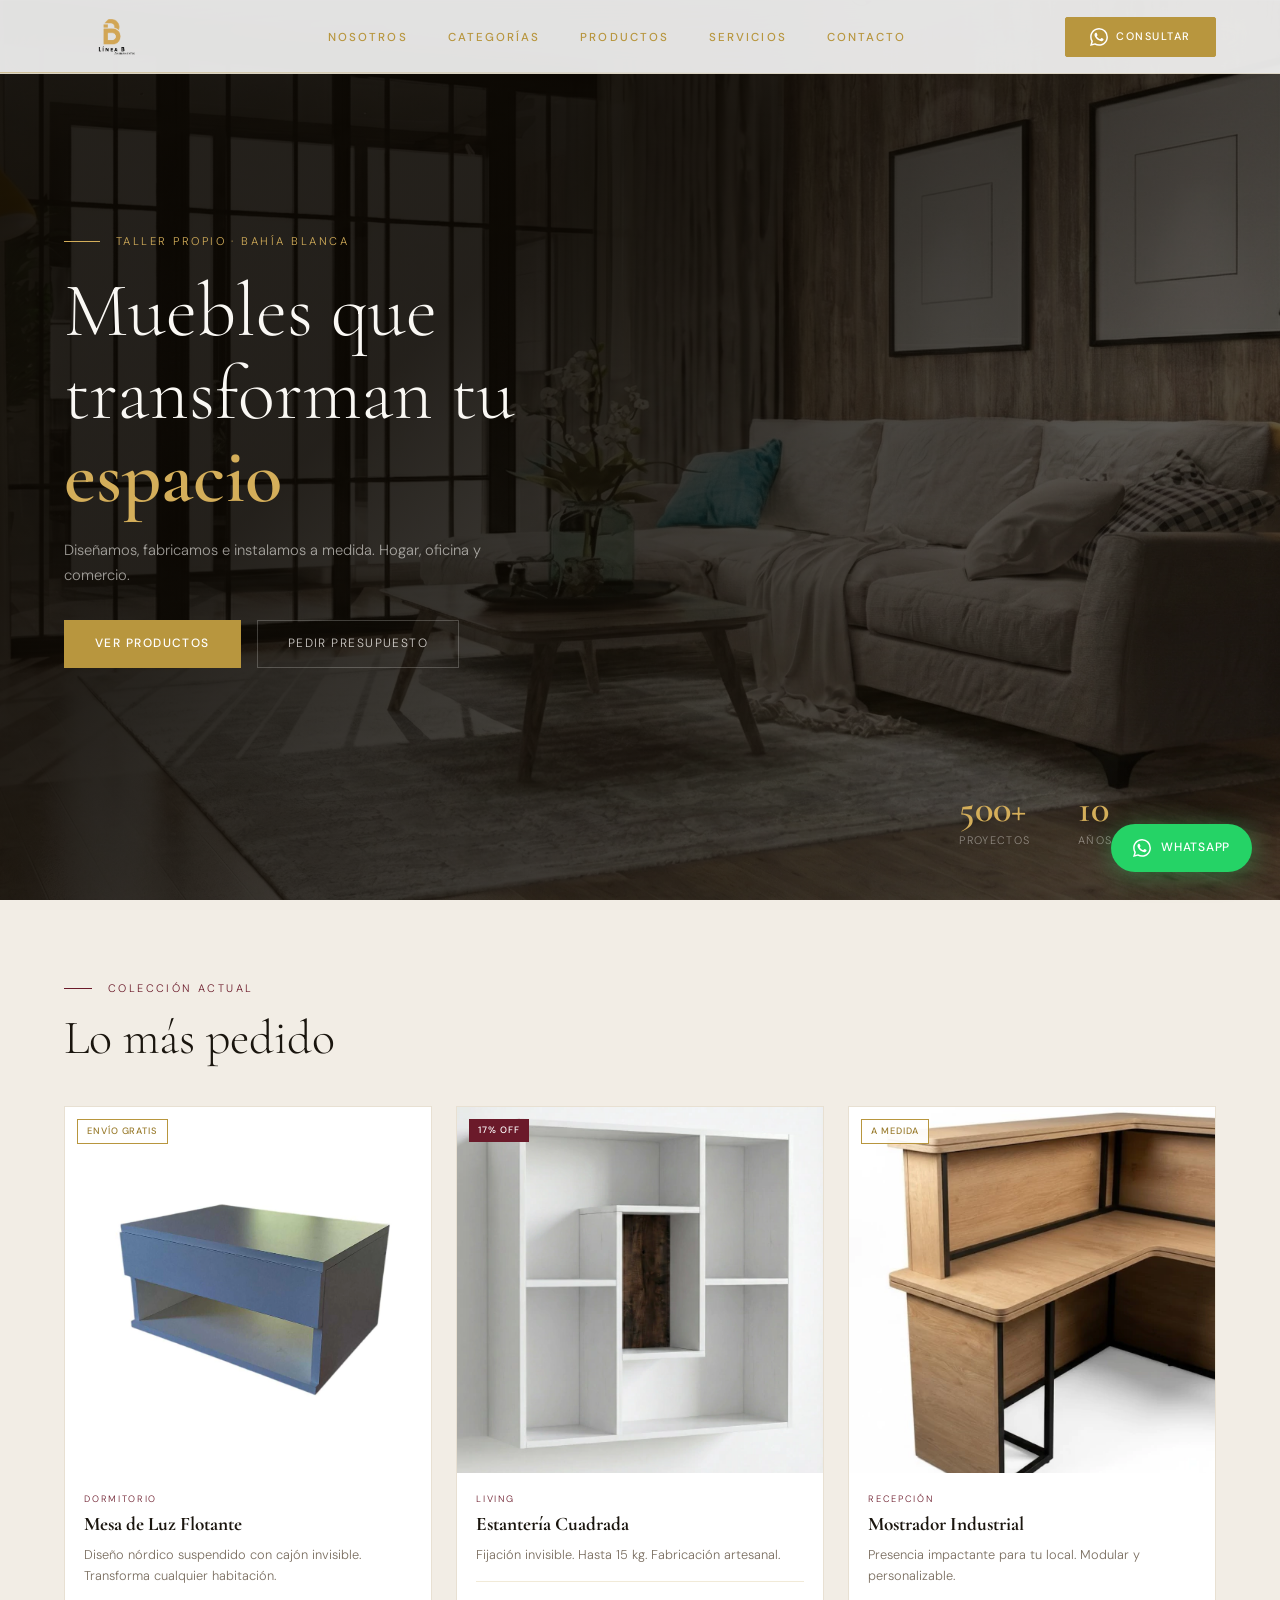
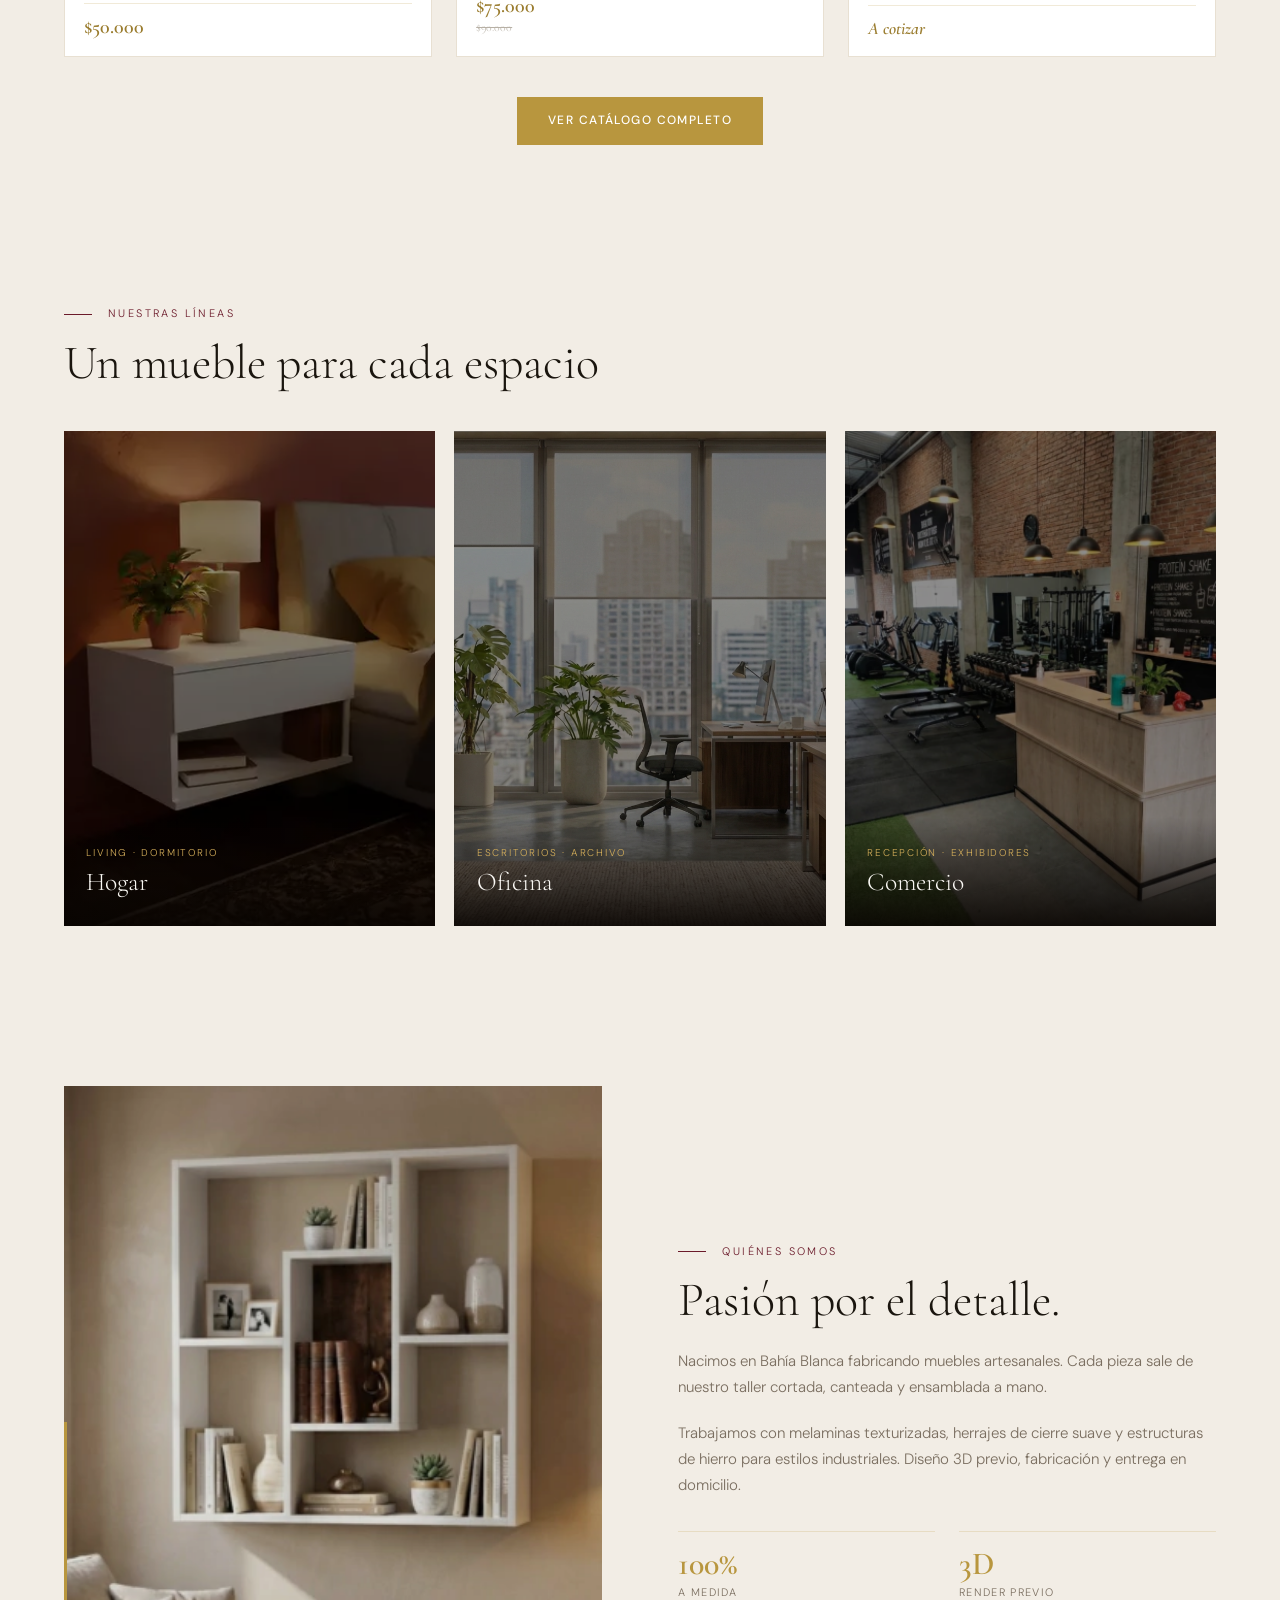
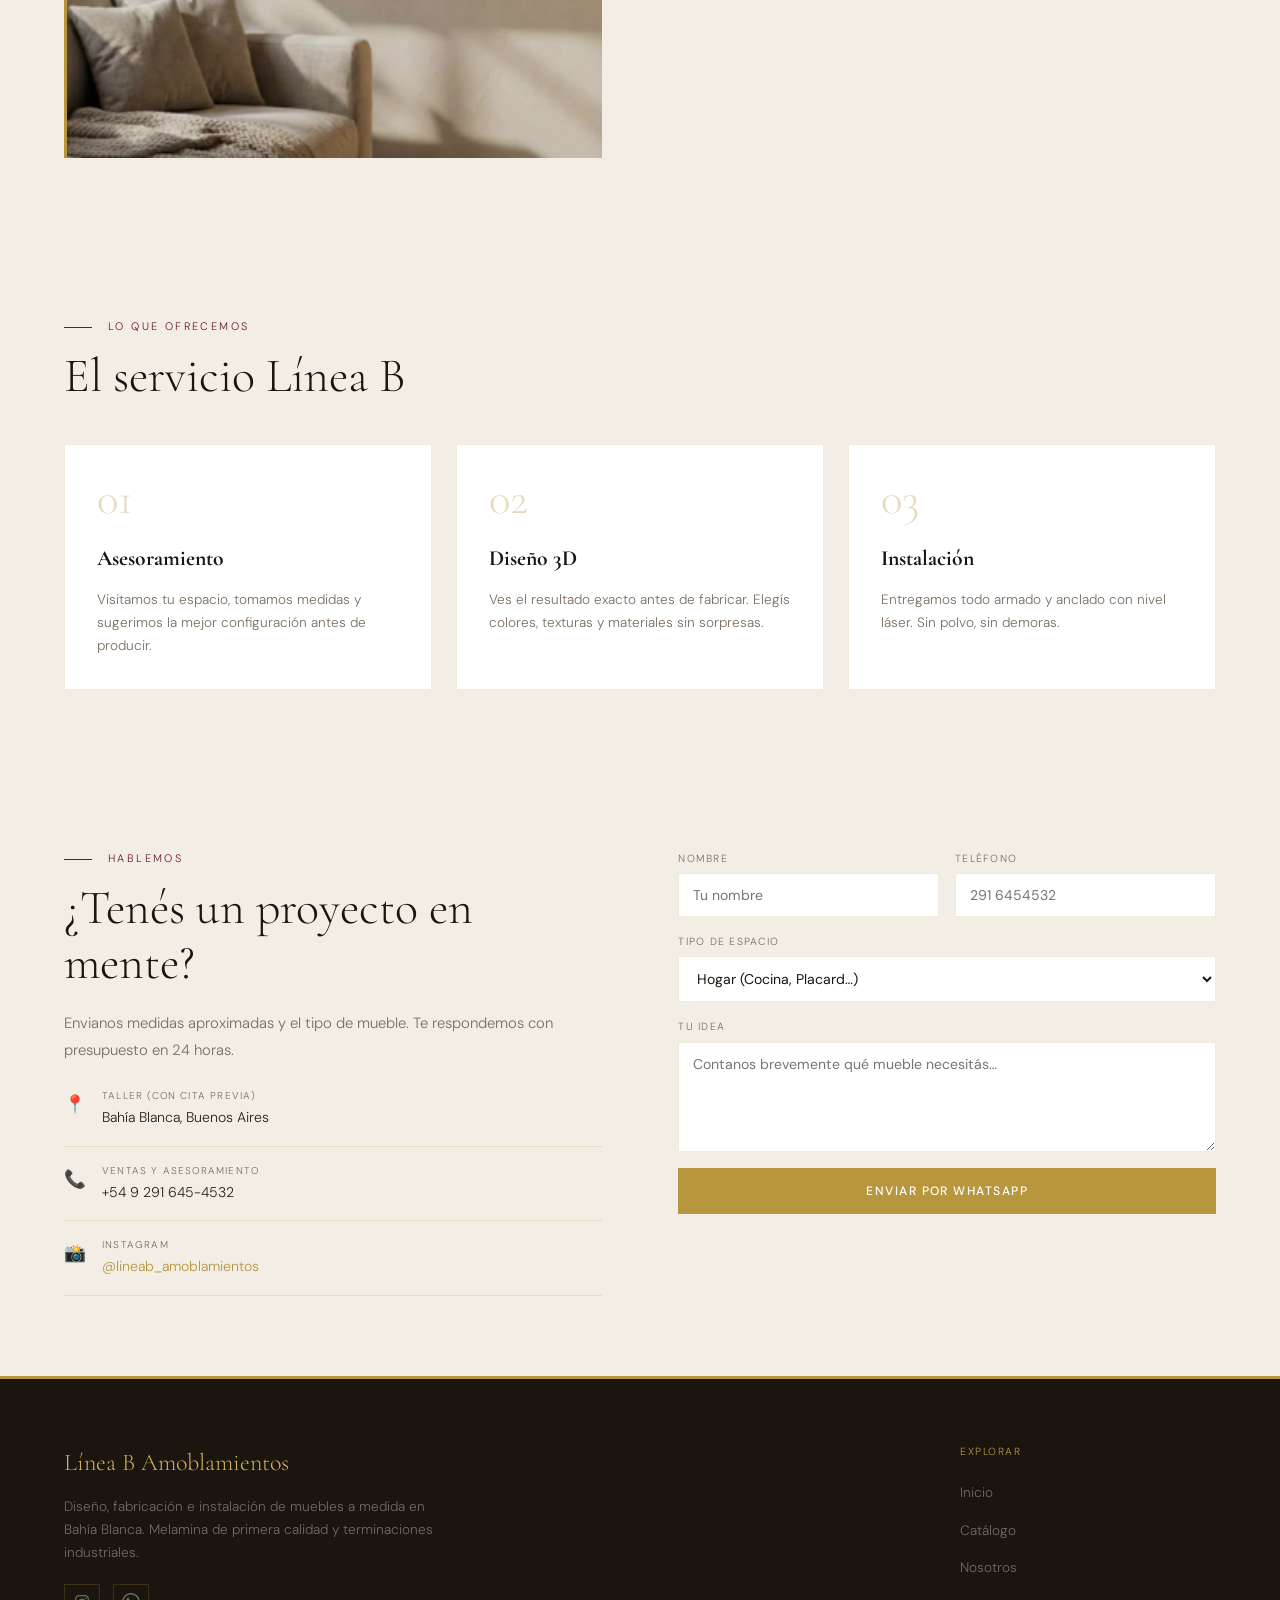
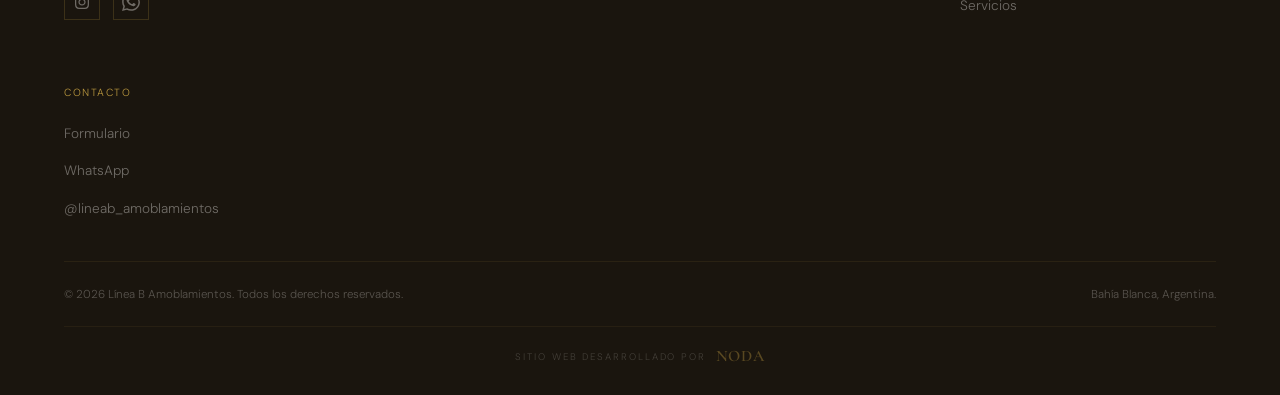
<file: src/index.html>
<!DOCTYPE html>
<html lang="es">
<head>
  <meta charset="UTF-8"/>
  <meta name="viewport" content="width=device-width, initial-scale=1.0"/>
  <title>Línea B Amoblamientos – Muebles a Medida en Bahía Blanca</title>
  <meta name="description" content="Diseño, fabricación e instalación de muebles a medida en Bahía Blanca. Melamina de primera calidad, estilos nórdico e industrial.">
  <meta property="og:title" content="Línea B Amoblamientos">
  <meta property="og:description" content="Muebles a medida en Bahía Blanca.">
  <meta property="og:image" content="hero/hero-1.webp">
  <link rel="preconnect" href="https://fonts.googleapis.com"/>
  <link href="https://fonts.googleapis.com/css2?family=Cormorant+Garamond:wght@300;400;600;700&family=DM+Sans:wght@300;400;500&display=swap" rel="stylesheet"/>
  <link rel="stylesheet" href="css/global.css"/>
</head>
<body>

  <lineab-nav active="inicio"></lineab-nav>

  <!-- HERO -->
  <div id="hero">
    <div class="hero-bg">
      <div class="hero-slide active" style="background-image:url('hero/hero-1.webp')"></div>
      <div class="hero-slide" style="background-image:url('hero/hero-2.webp')"></div>
      <div class="hero-slide" style="background-image:url('hero/hero-3.webp')"></div>
    </div>
    <div class="hero-content">
      <div class="hero-tag">Taller propio · Bahía Blanca</div>
      <h1 class="hero-title">Muebles que transforman tu <strong>espacio</strong></h1>
      <p class="hero-sub">Diseñamos, fabricamos e instalamos a medida. Hogar, oficina y comercio.</p>
      <div class="hero-btns">
        <a href="html/productos.html" class="btn-primary">Ver productos</a>
        <a href="#contacto" class="btn-secondary">Pedir presupuesto</a>
      </div>
    </div>
    <div class="hero-stats">
      <div class="stat"><div class="stat-num">500+</div><div class="stat-label">Proyectos</div></div>
      <div class="stat"><div class="stat-num">10</div><div class="stat-label">Años de experiencia</div></div>
    </div>
  </div>

  <!-- PRODUCTOS DESTACADOS (antes que nosotros) -->
  <section id="productos" class="home-section">
    <div class="section-tag">Colección actual</div>
    <h2 class="section-title">Lo más pedido</h2>
    <div class="pgrid">
      <a href="html/producto-mesa-luz.html" class="pcard rv">
        <div class="pcard-img">
          <div class="brow"><span class="b b-free">Envío Gratis</span></div>
          <img src="mesa-de-luz/mesa-fondo.webp" alt="Mesa de luz flotante" loading="lazy"/>
          <div class="pcard-over"><span class="nav-cta">Ver detalle</span></div>
        </div>
        <div class="pcard-body">
          <div class="pcard-cat">Dormitorio</div>
          <h3 class="pcard-name">Mesa de Luz Flotante</h3>
          <p class="pcard-desc">Diseño nórdico suspendido con cajón invisible. Transforma cualquier habitación.</p>
          <div class="pcard-foot"><span class="price">$50.000</span></div>
        </div>
      </a>
      <a href="html/producto-estanteria.html" class="pcard rv">
        <div class="pcard-img">
          <div class="brow"><span class="b b-off">17% OFF</span></div>
          <img src="estanteria-flotante/estanteria-fondo.webp" alt="Estantería flotante" loading="lazy"/>
          <div class="pcard-over"><span class="nav-cta">Ver detalle</span></div>
        </div>
        <div class="pcard-body">
          <div class="pcard-cat">Living</div>
          <h3 class="pcard-name">Estantería Cuadrada</h3>
          <p class="pcard-desc">Fijación invisible. Hasta 15 kg. Fabricación artesanal.</p>
          <div class="pcard-foot">
            <div class="prices"><span class="price">$75.000</span><span class="price-old">$90.000</span></div>
          </div>
        </div>
      </a>
      <a href="html/producto-mostrador.html" class="pcard rv">
        <div class="pcard-img">
          <div class="brow"><span class="b b-free">A medida</span></div>
          <img src="mostrador-recepcion/mostrador-fondo.webp" alt="Mostrador comercial" loading="lazy"/>
          <div class="pcard-over"><span class="nav-cta">Consultar</span></div>
        </div>
        <div class="pcard-body">
          <div class="pcard-cat">Recepción</div>
          <h3 class="pcard-name">Mostrador Industrial</h3>
          <p class="pcard-desc">Presencia impactante para tu local. Modular y personalizable.</p>
          <div class="pcard-foot"><span class="price" style="font-size:1.1rem;font-style:italic">A cotizar</span></div>
        </div>
      </a>
    </div>
    <div style="text-align:center;margin-top:2.5rem;">
      <a href="html/productos.html" class="btn-primary">Ver catálogo completo</a>
    </div>
  </section>

  <!-- CATEGORÍAS -->
  <section id="categorias" class="home-section" style="background:var(--surface);">
    <div class="section-tag">Nuestras líneas</div>
    <h2 class="section-title">Un mueble para cada espacio</h2>
    <div class="cat-grid">
      <a href="html/productos-hogar.html" class="cat-card rv">
        <img src="mesa-de-luz/mesa-escena.webp" alt="Hogar" loading="lazy"/>
        <div class="cat-card-info"><div class="cat-card-tag">Living · Dormitorio</div><div class="cat-card-name">Hogar</div></div>
        <div class="cat-card-arrow">→</div>
      </a>
      <a href="html/productos-oficina.html" class="cat-card rv">
        <img src="hero/hero-2.webp" alt="Oficina" loading="lazy"/>
        <div class="cat-card-info"><div class="cat-card-tag">Escritorios · Archivo</div><div class="cat-card-name">Oficina</div></div>
        <div class="cat-card-arrow">→</div>
      </a>
      <a href="html/productos-comercio.html" class="cat-card rv">
        <img src="mostrador-recepcion/mostrador-escena.webp" alt="Comercio" loading="lazy"/>
        <div class="cat-card-info"><div class="cat-card-tag">Recepción · Exhibidores</div><div class="cat-card-name">Comercio</div></div>
        <div class="cat-card-arrow">→</div>
      </a>
    </div>
  </section>

  <!-- NOSOTROS -->
  <section id="nosotros" class="home-section">
    <div class="nosotros-img rv">
      <img src="estanteria-flotante/estanteria-escena.webp" alt="Taller Línea B" loading="lazy"/>
    </div>
    <div class="nosotros-text">
      <div class="section-tag">Quiénes somos</div>
      <h2 class="section-title">Pasión por el detalle.</h2>
      <p>Nacimos en Bahía Blanca fabricando muebles artesanales. Cada pieza sale de nuestro taller cortada, canteada y ensamblada a mano.</p>
      <p>Trabajamos con melaminas texturizadas, herrajes de cierre suave y estructuras de hierro para estilos industriales. Diseño 3D previo, fabricación y entrega en domicilio.</p>
      <div class="nosotros-grid">
        <div class="nosotros-item"><div class="nosotros-num">100%</div><div class="nosotros-item-label">A medida</div></div>
        <div class="nosotros-item"><div class="nosotros-num">3D</div><div class="nosotros-item-label">Render previo</div></div>
      </div>
    </div>
  </section>

  <!-- SERVICIOS -->
  <section id="servicios" class="home-section" style="background:var(--surface);">
    <div class="section-tag">Lo que ofrecemos</div>
    <h2 class="section-title">El servicio Línea B</h2>
    <div class="serv-grid">
      <div class="serv-item rv">
        <div class="serv-num">01</div>
        <h3 class="serv-title">Asesoramiento</h3>
        <p class="serv-desc">Visitamos tu espacio, tomamos medidas y sugerimos la mejor configuración antes de producir.</p>
      </div>
      <div class="serv-item rv" style="transition-delay:.1s">
        <div class="serv-num">02</div>
        <h3 class="serv-title">Diseño 3D</h3>
        <p class="serv-desc">Ves el resultado exacto antes de fabricar. Elegís colores, texturas y materiales sin sorpresas.</p>
      </div>
      <div class="serv-item rv" style="transition-delay:.2s">
        <div class="serv-num">03</div>
        <h3 class="serv-title">Instalación</h3>
        <p class="serv-desc">Entregamos todo armado y anclado con nivel láser. Sin polvo, sin demoras.</p>
      </div>
    </div>
  </section>

  <!-- CONTACTO -->
  <section id="contacto" class="home-section">
    <div class="contact-info">
      <div class="section-tag">Hablemos</div>
      <h2 class="section-title">¿Tenés un proyecto en mente?</h2>
      <p>Envianos medidas aproximadas y el tipo de mueble. Te respondemos con presupuesto en 24 horas.</p>
      <div class="contact-detail">
        <div class="c-item">
          <div class="c-icon">📍</div>
          <div><div class="c-label">Taller (con cita previa)</div><div class="c-val">Bahía Blanca, Buenos Aires</div></div>
        </div>
        <div class="c-item">
          <div class="c-icon">📞</div>
          <div><div class="c-label">Ventas y Asesoramiento</div><div class="c-val">+54 9 291 645-4532</div></div>
        </div>
        <div class="c-item">
          <div class="c-icon">📸</div>
          <div><div class="c-label">Instagram</div><div class="c-val"><a href="https://www.instagram.com/lineab_amoblamientos/" target="_blank" rel="noopener" style="color:var(--accent);text-decoration:none;">@lineab_amoblamientos</a></div></div>
        </div>
      </div>
    </div>

    <form class="contact-form">
      <div class="form-row">
        <div class="form-group"><label>Nombre</label><input type="text" placeholder="Tu nombre" required></div>
        <div class="form-group"><label>Teléfono</label><input type="tel" placeholder="291 6454532" required></div>
      </div>
      <div class="form-group">
        <label>Tipo de espacio</label>
        <select>
          <option>Hogar (Cocina, Placard…)</option>
          <option>Oficina / Estudio</option>
          <option>Local Comercial</option>
          <option>Otro</option>
        </select>
      </div>
      <div class="form-group"><label>Tu idea</label><textarea placeholder="Contanos brevemente qué mueble necesitás…" required></textarea></div>
      <button type="button" class="form-submit" id="contactSubmit">Enviar por WhatsApp</button>
    </form>
  </section>

  <lineab-footer></lineab-footer>

  <script src="js/components.js"></script>
  <script>
    // Hero Slider
    const hs = document.querySelectorAll('.hero-slide');
    let hcur = 0;
    if (hs.length > 1) {
      setInterval(() => {
        hs[hcur].classList.remove('active');
        hcur = (hcur + 1) % hs.length;
        hs[hcur].classList.add('active');
      }, 7000);
    }

    // Scroll reveal
    const obs = new IntersectionObserver(entries => {
      entries.forEach(e => { if (e.isIntersecting) e.target.classList.add('in'); });
    }, { threshold: 0.1 });
    document.querySelectorAll('.rv').forEach(el => obs.observe(el));

    // WhatsApp form
    document.getElementById('contactSubmit').addEventListener('click', () => {
      const form    = document.querySelector('.contact-form');
      const nombre  = form.querySelector('input[type="text"]').value.trim();
      const tel     = form.querySelector('input[type="tel"]').value.trim();
      const tipo    = form.querySelector('select').value;
      const mensaje = form.querySelector('textarea').value.trim();

      const fields = [form.querySelector('input[type="text"]'), form.querySelector('input[type="tel"]'), form.querySelector('textarea')];
      let valid = true;
      fields.forEach(el => {
        if (!el.value.trim()) {
          el.style.borderColor = '#c0392b';
          el.addEventListener('input', () => el.style.borderColor = '', { once: true });
          valid = false;
        }
      });
      if (!valid) return;

      const text =
        `Hola, Línea B! 👋\n\n` +
        `• *Nombre:* ${nombre}\n` +
        `• *Teléfono:* ${tel}\n` +
        `• *Espacio:* ${tipo}\n` +
        `• *Mensaje:* ${mensaje}`;
      window.open('https://wa.me/542916454532?text=' + encodeURIComponent(text), '_blank');
    });
  </script>
</body>
</html>
</file>
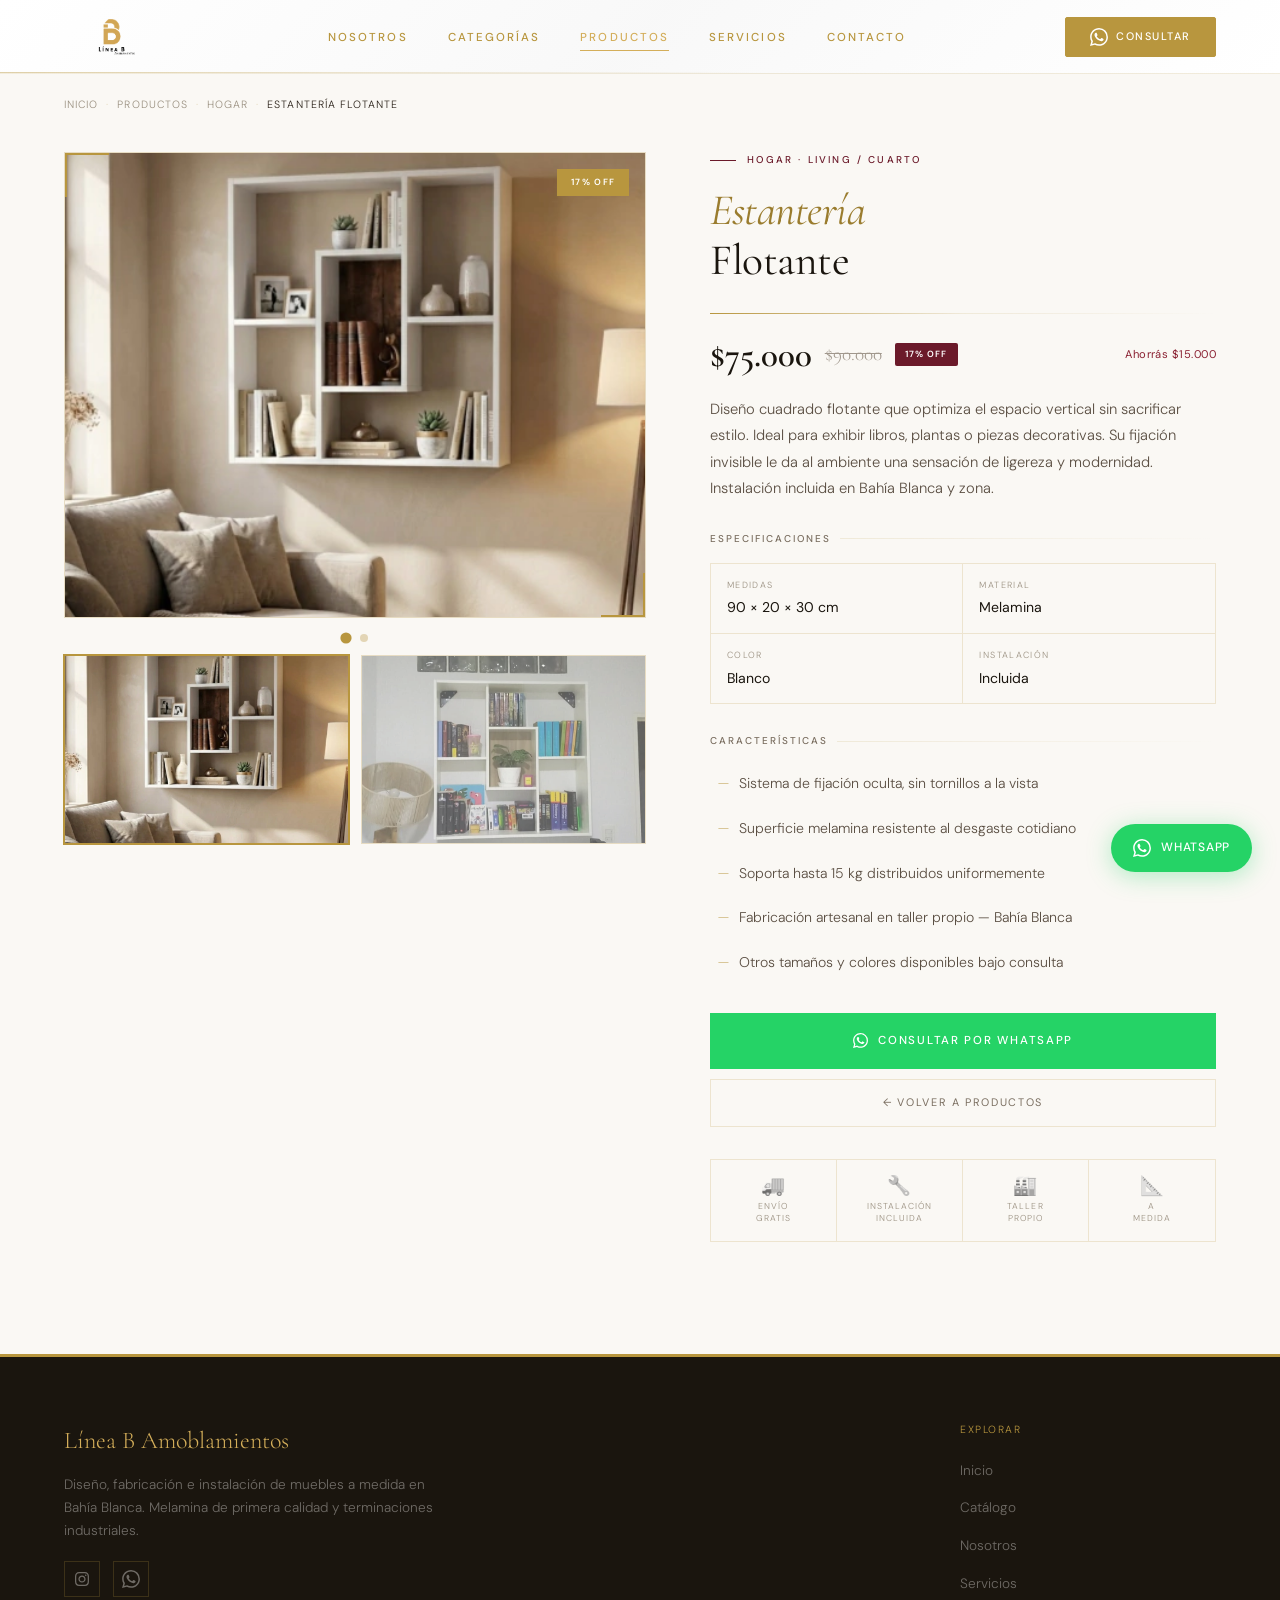
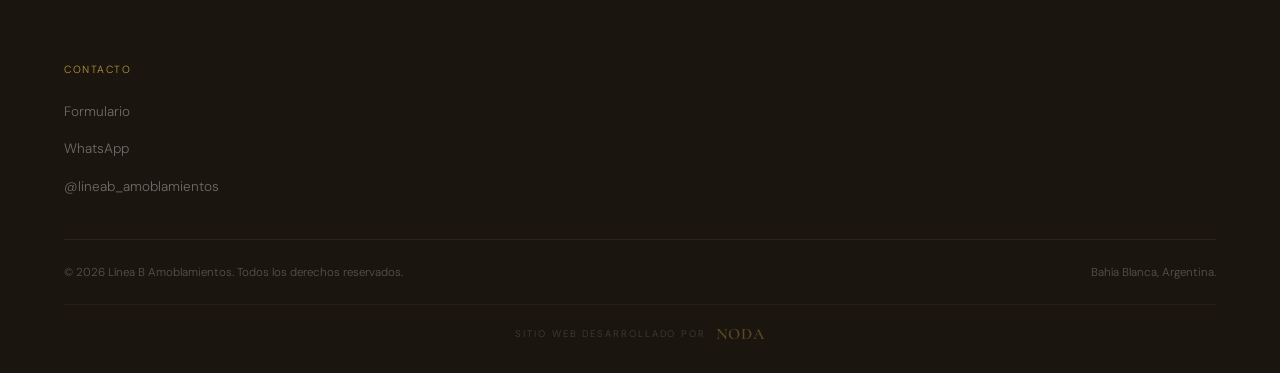
<file: src/html/producto-estanteria.html>
<!DOCTYPE html>
<html lang="es">

<head>
  <meta charset="UTF-8" />
  <meta name="viewport" content="width=device-width, initial-scale=1.0" />
  <title>Estantería Flotante | Línea B Amoblamientos</title>
  <meta name="description"
    content="Estantería flotante de melamina con fijación invisible. Diseño moderno para tu hogar. Fabricación artesanal en Bahía Blanca. Instalación incluida." />
  <link rel="preconnect" href="https://fonts.googleapis.com" />
  <link rel="preconnect" href="https://fonts.gstatic.com" crossorigin />
  <link
    href="https://fonts.googleapis.com/css2?family=Cormorant+Garamond:ital,wght@0,300;0,400;0,600;1,400&family=DM+Sans:wght@300;400;500&display=swap"
    rel="stylesheet" />
  <link rel="stylesheet" href="../css/global.css" />
</head>

<body>

  <lineab-nav base="../" active="productos" transparent="false"></lineab-nav>

  <div class="page">
    <nav class="breadcrumb" aria-label="breadcrumb">
      <a href="../index.html">Inicio</a><span>·</span>
      <a href="productos.html">Productos</a><span>·</span>
      <a href="productos-hogar.html">Hogar</a><span>·</span>
      <span style="color:var(--text)">Estantería Flotante</span>
    </nav>

    <div class="product">

      <!-- ══ CARRUSEL ══ -->
      <div class="carousel" id="car">
        <div class="car-main">
          <div class="car-badge">17% OFF</div>
          <div class="car-track" id="track">
            <div class="car-slide cur">
              <img src="../estanteria-flotante/estanteria-escena.webp" alt="Estantería Flotante – escena"
                loading="eager" />
            </div>
            <div class="car-slide">
              <img src="../estanteria-flotante/estanteria-frente.webp" alt="Estantería Flotante – frontal"
                loading="lazy" />
            </div>
          </div>
          <button class="car-btn prev" onclick="move(-1)" aria-label="Anterior">&#8592;</button>
          <button class="car-btn next" onclick="move(1)" aria-label="Siguiente">&#8594;</button>
        </div>
        <div class="car-dots" id="dots">
          <button class="car-dot on" onclick="goTo(0)" aria-label="Ir a imagen 1"></button>
          <button class="car-dot" onclick="goTo(1)" aria-label="Ir a imagen 2"></button>
        </div>
        <div class="car-thumbs">
          <div class="car-thumb on" onclick="goTo(0)" role="button" tabindex="0">
            <img src="../estanteria-flotante/estanteria-escena.webp" alt="Miniatura 1" />
          </div>
          <div class="car-thumb" onclick="goTo(1)" role="button" tabindex="0">
            <img src="../estanteria-flotante/estanteria-frente.webp" alt="Miniatura 2" />
          </div>
        </div>
      </div>

      <!-- ══ META ══ -->
      <div class="meta">
        <div class="meta-cat">Hogar · Living / Cuarto</div>
        <h1><em>Estantería</em><br>Flotante</h1>
        <div class="divider"></div>

        <div class="price-row">
          <span class="price">$75.000</span>
          <span class="price-old">$90.000</span>
          <span class="price-badge">17% OFF</span>
          <span class="price-saving">Ahorrás $15.000</span>
        </div>

        <p class="desc">Diseño cuadrado flotante que optimiza el espacio vertical sin sacrificar estilo. Ideal para
          exhibir libros, plantas o piezas decorativas. Su fijación invisible le da al ambiente una sensación de
          ligereza y modernidad. Instalación incluida en Bahía Blanca y zona.</p>

        <div class="block-title">Especificaciones</div>
        <div class="specs">
          <div class="spec">
            <div class="spec-k">Medidas</div>
            <div class="spec-v">90 × 20 × 30 cm</div>
          </div>
          <div class="spec">
            <div class="spec-k">Material</div>
            <div class="spec-v">Melamina</div>
          </div>
          <div class="spec">
            <div class="spec-k">Color</div>
            <div class="spec-v">Blanco</div>
          </div>
          <div class="spec">
            <div class="spec-k">Instalación</div>
            <div class="spec-v">Incluida</div>
          </div>
        </div>

        <div class="block-title">Características</div>
        <ul class="features">
          <li>Sistema de fijación oculta, sin tornillos a la vista</li>
          <li>Superficie melamina resistente al desgaste cotidiano</li>
          <li>Soporta hasta 15 kg distribuidos uniformemente</li>
          <li>Fabricación artesanal en taller propio — Bahía Blanca</li>
          <li>Otros tamaños y colores disponibles bajo consulta</li>
        </ul>

        <a href="https://wa.me/542916454532?text=Hola!%20Quiero%20información%20sobre%20la%20Estantería%20Flotante"
          target="_blank" class="btn-wa">
          <svg width="15" height="15" viewBox="0 0 24 24" fill="currentColor">
            <path
              d="M17.472 14.382c-.297-.149-1.758-.867-2.03-.967-.273-.099-.471-.148-.67.15-.197.297-.767.966-.94 1.164-.173.199-.347.223-.644.075-.297-.15-1.255-.463-2.39-1.475-.883-.788-1.48-1.761-1.653-2.059-.173-.297-.018-.458.13-.606.134-.133.298-.347.446-.52.149-.174.198-.298.298-.497.099-.198.05-.371-.025-.52-.075-.149-.669-1.612-.916-2.207-.242-.579-.487-.5-.669-.51-.173-.008-.371-.01-.57-.01-.198 0-.52.074-.792.372-.272.297-1.04 1.016-1.04 2.479 0 1.462 1.065 2.875 1.213 3.074.149.198 2.096 3.2 5.077 4.487.709.306 1.262.489 1.694.625.712.227 1.36.195 1.871.118.571-.085 1.758-.719 2.006-1.413.248-.694.248-1.289.173-1.413-.074-.124-.272-.198-.57-.347m-5.421 7.403h-.004a9.87 9.87 0 01-5.031-1.378l-.361-.214-3.741.982.998-3.648-.235-.374a9.86 9.86 0 01-1.51-5.26c.001-5.45 4.436-9.884 9.888-9.884 2.64 0 5.122 1.03 6.988 2.898a9.825 9.825 0 012.893 6.994c-.003 5.45-4.437 9.884-9.885 9.884m8.413-18.297A11.815 11.815 0 0012.05 0C5.495 0 .16 5.335.157 11.892c0 2.096.547 4.142 1.588 5.945L.057 24l6.305-1.654a11.882 11.882 0 005.683 1.448h.005c6.554 0 11.89-5.335 11.893-11.893a11.821 11.821 0 00-3.48-8.413z" />
          </svg>
          Consultar por WhatsApp
        </a>
        <a href="productos.html" class="btn-back">← Volver a productos</a>

        <div class="trust">
          <div class="trust-item"><span class="t-ico">🚚</span><span class="t-lbl">Envío<br>gratis</span></div>
          <div class="trust-item"><span class="t-ico">🔧</span><span class="t-lbl">Instalación<br>incluida</span></div>
          <div class="trust-item"><span class="t-ico">🏭</span><span class="t-lbl">Taller<br>propio</span></div>
          <div class="trust-item"><span class="t-ico">📐</span><span class="t-lbl">A<br>medida</span></div>
        </div>
      </div>

    </div>
  </div>

  <lineab-footer base="../"></lineab-footer>

  <script src="../js/components.js"></script>
  <script>
    (function () {
      const total = 2;
      let cur = 0;
      let autoTimer;

      function goTo(n) {
        cur = (n + total) % total;
        document.getElementById('track').style.transform = 'translateX(-' + (cur * 100) + '%)';
        document.querySelectorAll('.car-slide').forEach((s, i) => s.classList.toggle('cur', i === cur));
        document.querySelectorAll('.car-dot').forEach((d, i) => d.classList.toggle('on', i === cur));
        document.querySelectorAll('.car-thumb').forEach((t, i) => t.classList.toggle('on', i === cur));
        resetAuto();
      }

      function resetAuto() {
        clearInterval(autoTimer);
        autoTimer = setInterval(() => goTo(cur + 1), 6000);
      }

      window.goTo = goTo;
      window.move = (d) => goTo(cur + d);

      // Touch / swipe
      let sx = 0;
      const main = document.querySelector('.car-main');
      main.addEventListener('touchstart', e => { sx = e.touches[0].clientX; }, { passive: true });
      main.addEventListener('touchend', e => {
        const dx = e.changedTouches[0].clientX - sx;
        if (Math.abs(dx) > 40) move(dx < 0 ? 1 : -1);
      }, { passive: true });

      // Auto-advance
      resetAuto();
      main.addEventListener('mouseenter', () => clearInterval(autoTimer));
      main.addEventListener('mouseleave', resetAuto);
    })();
  </script>
</body>

</html>
</file>
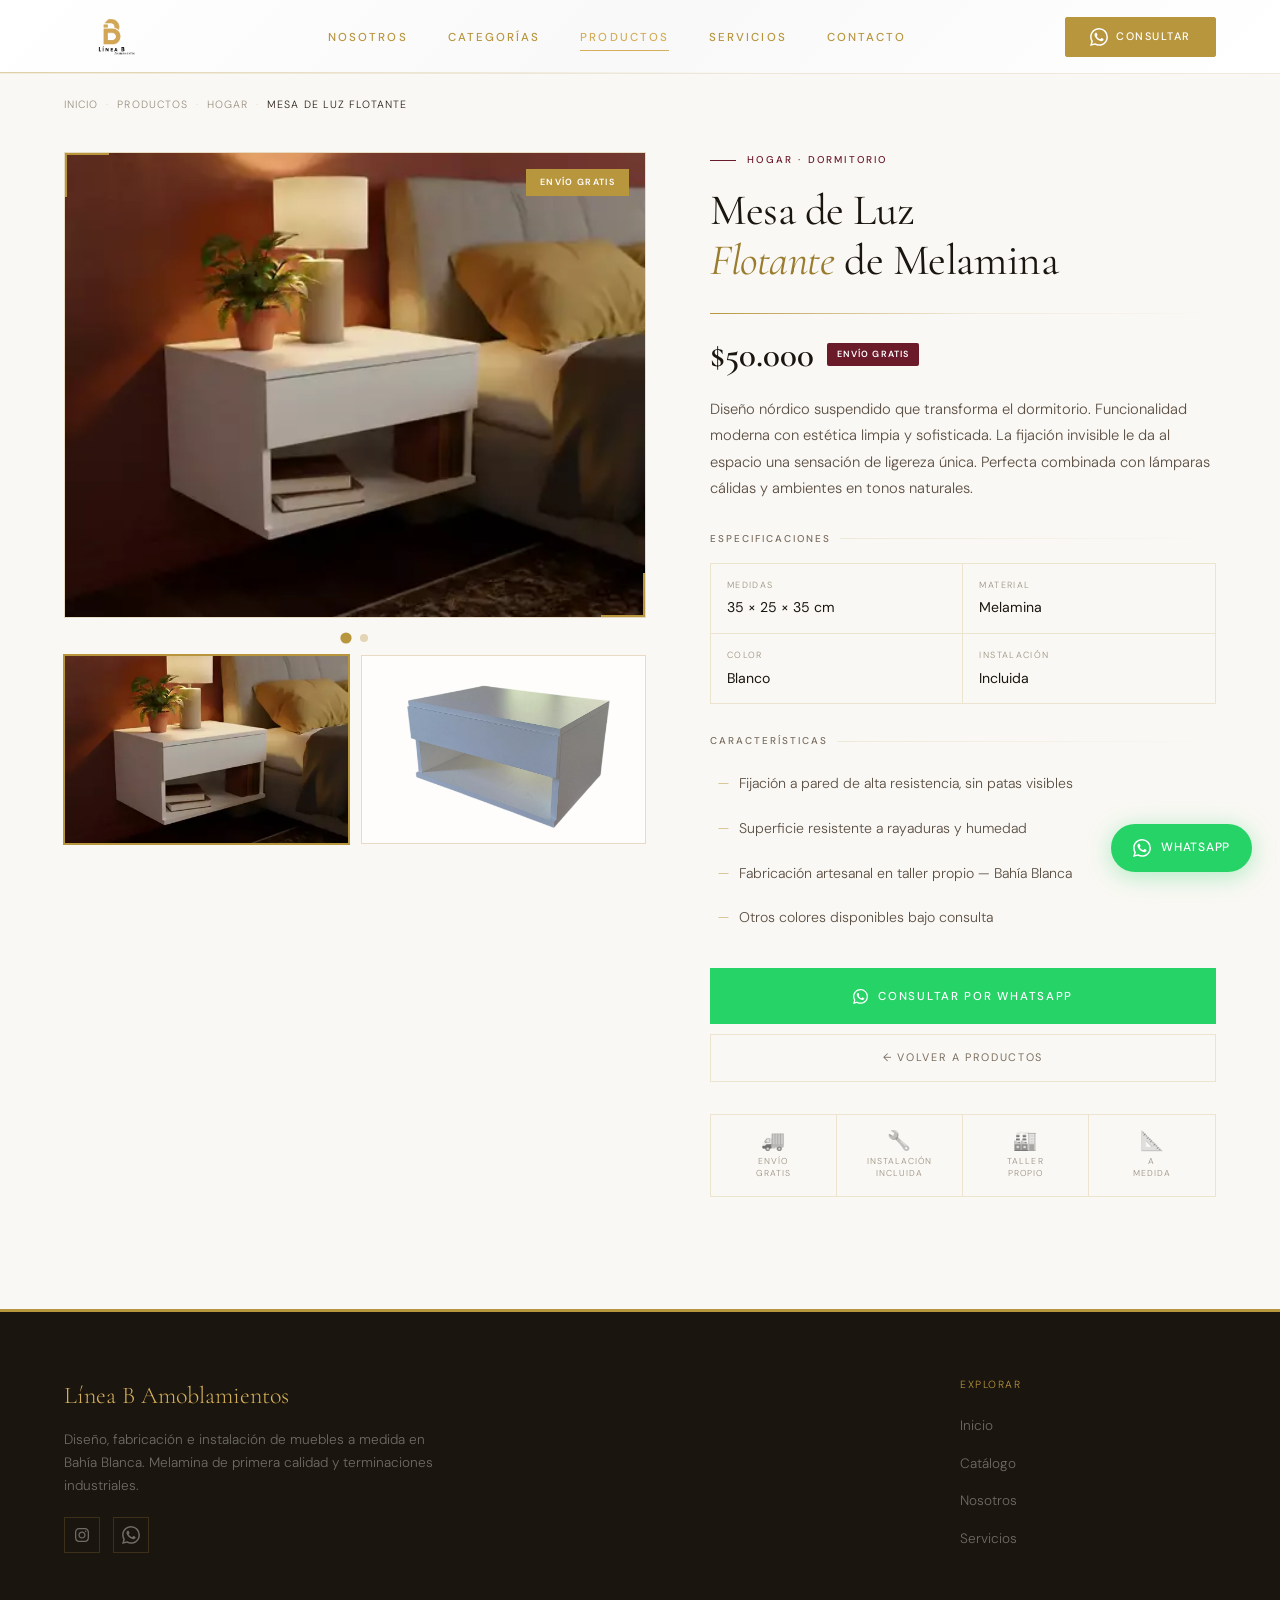
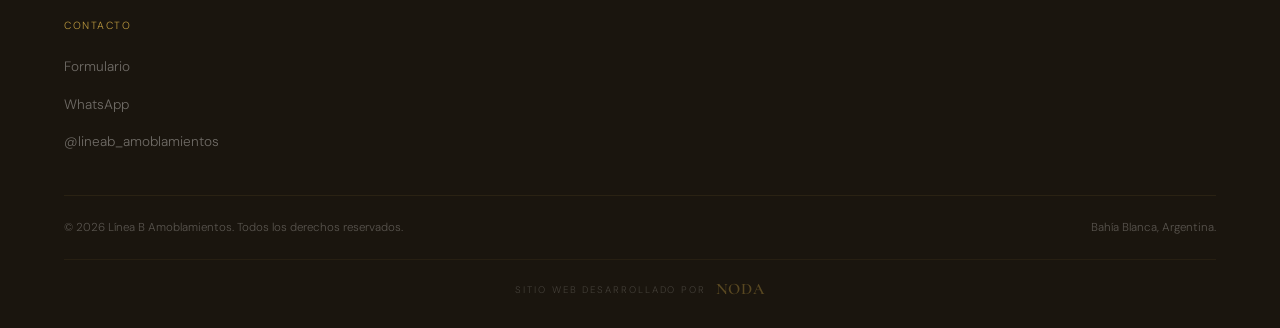
<file: src/html/producto-mesa-luz.html>
<!DOCTYPE html>
<html lang="es">

<head>
  <meta charset="UTF-8" />
  <meta name="viewport" content="width=device-width, initial-scale=1.0" />
  <title>Mesa de Luz Flotante | Línea B Amoblamientos</title>
  <meta name="description"
    content="Mesa de luz flotante de melamina con diseño nórdico. Fijación invisible, fabricación artesanal en Bahía Blanca. Instalación incluida." />
  <link rel="preconnect" href="https://fonts.googleapis.com" />
  <link rel="preconnect" href="https://fonts.gstatic.com" crossorigin />
  <link
    href="https://fonts.googleapis.com/css2?family=Cormorant+Garamond:ital,wght@0,300;0,400;0,600;1,400&family=DM+Sans:wght@300;400;500&display=swap"
    rel="stylesheet" />
  <link rel="stylesheet" href="../css/global.css" />
</head>

<body>

  <lineab-nav base="../" active="productos" transparent="false"></lineab-nav>

  <div class="page">
    <nav class="breadcrumb" aria-label="breadcrumb">
      <a href="../index.html">Inicio</a><span>·</span>
      <a href="productos.html">Productos</a><span>·</span>
      <a href="productos-hogar.html">Hogar</a><span>·</span>
      <span style="color:var(--text)">Mesa de Luz Flotante</span>
    </nav>

    <div class="product">

      <!-- ══ CARRUSEL ══ -->
      <div class="carousel" id="car">
        <div class="car-main">
          <div class="car-badge">Envío gratis</div>
          <div class="car-track" id="track">
            <div class="car-slide cur">
              <img src="../mesa-de-luz/mesa-escena.webp" alt="Mesa de Luz – escena de ambiente" loading="eager" />
            </div>
            <div class="car-slide">
              <img src="../mesa-de-luz/mesa-fondo.webp" alt="Mesa de Luz – fondo blanco" loading="lazy" />
            </div>
          </div>
          <button class="car-btn prev" onclick="move(-1)" aria-label="Anterior">&#8592;</button>
          <button class="car-btn next" onclick="move(1)" aria-label="Siguiente">&#8594;</button>
        </div>

        <div class="car-dots" id="dots">
          <button class="car-dot on" onclick="goTo(0)" aria-label="Ir a imagen 1"></button>
          <button class="car-dot" onclick="goTo(1)" aria-label="Ir a imagen 2"></button>
        </div>

        <div class="car-thumbs">
          <div class="car-thumb on" onclick="goTo(0)" role="button" tabindex="0">
            <img src="../mesa-de-luz/mesa-escena.webp" alt="Vista 1" />
          </div>
          <div class="car-thumb" onclick="goTo(1)" role="button" tabindex="0">
            <img src="../mesa-de-luz/mesa-fondo.webp" alt="Vista 2" />
          </div>
        </div>
      </div>

      <!-- ══ META ══ -->
      <div class="meta">
        <div class="meta-cat">Hogar · Dormitorio</div>
        <h1>Mesa de Luz<br><em>Flotante</em> de Melamina</h1>
        <div class="divider"></div>

        <div class="price-row">
          <span class="price">$50.000</span>
          <span class="price-badge">Envío gratis</span>
        </div>

        <p class="desc">Diseño nórdico suspendido que transforma el dormitorio. Funcionalidad moderna con estética
          limpia y sofisticada. La fijación invisible le da al espacio una sensación de ligereza única. Perfecta
          combinada con lámparas cálidas y ambientes en tonos naturales.</p>

        <div class="block-title">Especificaciones</div>
        <div class="specs">
          <div class="spec">
            <div class="spec-k">Medidas</div>
            <div class="spec-v">35 × 25 × 35 cm</div>
          </div>
          <div class="spec">
            <div class="spec-k">Material</div>
            <div class="spec-v">Melamina</div>
          </div>
          <div class="spec">
            <div class="spec-k">Color</div>
            <div class="spec-v">Blanco</div>
          </div>
          <div class="spec">
            <div class="spec-k">Instalación</div>
            <div class="spec-v">Incluida</div>
          </div>
        </div>

        <div class="block-title">Características</div>
        <ul class="features">
          <li>Fijación a pared de alta resistencia, sin patas visibles</li>
          <li>Superficie resistente a rayaduras y humedad</li>
          <li>Fabricación artesanal en taller propio — Bahía Blanca</li>
          <li>Otros colores disponibles bajo consulta</li>
        </ul>

        <a href="https://wa.me/542916454532?text=Hola!%20Quiero%20información%20sobre%20la%20Mesa%20de%20Luz%20Flotante"
          target="_blank" class="btn-wa">
          <svg width="15" height="15" viewBox="0 0 24 24" fill="currentColor">
            <path
              d="M17.472 14.382c-.297-.149-1.758-.867-2.03-.967-.273-.099-.471-.148-.67.15-.197.297-.767.966-.94 1.164-.173.199-.347.223-.644.075-.297-.15-1.255-.463-2.39-1.475-.883-.788-1.48-1.761-1.653-2.059-.173-.297-.018-.458.13-.606.134-.133.298-.347.446-.52.149-.174.198-.298.298-.497.099-.198.05-.371-.025-.52-.075-.149-.669-1.612-.916-2.207-.242-.579-.487-.5-.669-.51-.173-.008-.371-.01-.57-.01-.198 0-.52.074-.792.372-.272.297-1.04 1.016-1.04 2.479 0 1.462 1.065 2.875 1.213 3.074.149.198 2.096 3.2 5.077 4.487.709.306 1.262.489 1.694.625.712.227 1.36.195 1.871.118.571-.085 1.758-.719 2.006-1.413.248-.694.248-1.289.173-1.413-.074-.124-.272-.198-.57-.347m-5.421 7.403h-.004a9.87 9.87 0 01-5.031-1.378l-.361-.214-3.741.982.998-3.648-.235-.374a9.86 9.86 0 01-1.51-5.26c.001-5.45 4.436-9.884 9.888-9.884 2.64 0 5.122 1.03 6.988 2.898a9.825 9.825 0 012.893 6.994c-.003 5.45-4.437 9.884-9.885 9.884m8.413-18.297A11.815 11.815 0 0012.05 0C5.495 0 .16 5.335.157 11.892c0 2.096.547 4.142 1.588 5.945L.057 24l6.305-1.654a11.882 11.882 0 005.683 1.448h.005c6.554 0 11.89-5.335 11.893-11.893a11.821 11.821 0 00-3.48-8.413z" />
          </svg>
          Consultar por WhatsApp
        </a>
        <a href="productos.html" class="btn-back">← Volver a productos</a>

        <div class="trust">
          <div class="trust-item"><span class="t-ico">🚚</span><span class="t-lbl">Envío<br>gratis</span></div>
          <div class="trust-item"><span class="t-ico">🔧</span><span class="t-lbl">Instalación<br>incluida</span></div>
          <div class="trust-item"><span class="t-ico">🏭</span><span class="t-lbl">Taller<br>propio</span></div>
          <div class="trust-item"><span class="t-ico">📐</span><span class="t-lbl">A<br>medida</span></div>
        </div>
      </div>

    </div>
  </div>

  <lineab-footer base="../"></lineab-footer>

  <script src="../js/components.js"></script>
  <script>
    (function () {
      const total = 2;
      let cur = 0;
      let autoTimer;

      function goTo(n) {
        cur = (n + total) % total;
        document.getElementById('track').style.transform = 'translateX(-' + (cur * 100) + '%)';
        document.querySelectorAll('.car-slide').forEach((s, i) => s.classList.toggle('cur', i === cur));
        document.querySelectorAll('.car-dot').forEach((d, i) => d.classList.toggle('on', i === cur));
        document.querySelectorAll('.car-thumb').forEach((t, i) => t.classList.toggle('on', i === cur));
        resetAuto();
      }

      function resetAuto() {
        clearInterval(autoTimer);
        autoTimer = setInterval(() => goTo(cur + 1), 6000);
      }

      window.goTo = goTo;
      window.move = (d) => goTo(cur + d);

      // Touch / swipe
      let sx = 0;
      const main = document.querySelector('.car-main');
      main.addEventListener('touchstart', e => { sx = e.touches[0].clientX; }, { passive: true });
      main.addEventListener('touchend', e => {
        const dx = e.changedTouches[0].clientX - sx;
        if (Math.abs(dx) > 40) move(dx < 0 ? 1 : -1);
      }, { passive: true });

      // Auto-advance
      resetAuto();
      main.addEventListener('mouseenter', () => clearInterval(autoTimer));
      main.addEventListener('mouseleave', resetAuto);
    })();
  </script>
</body>

</html>
</file>
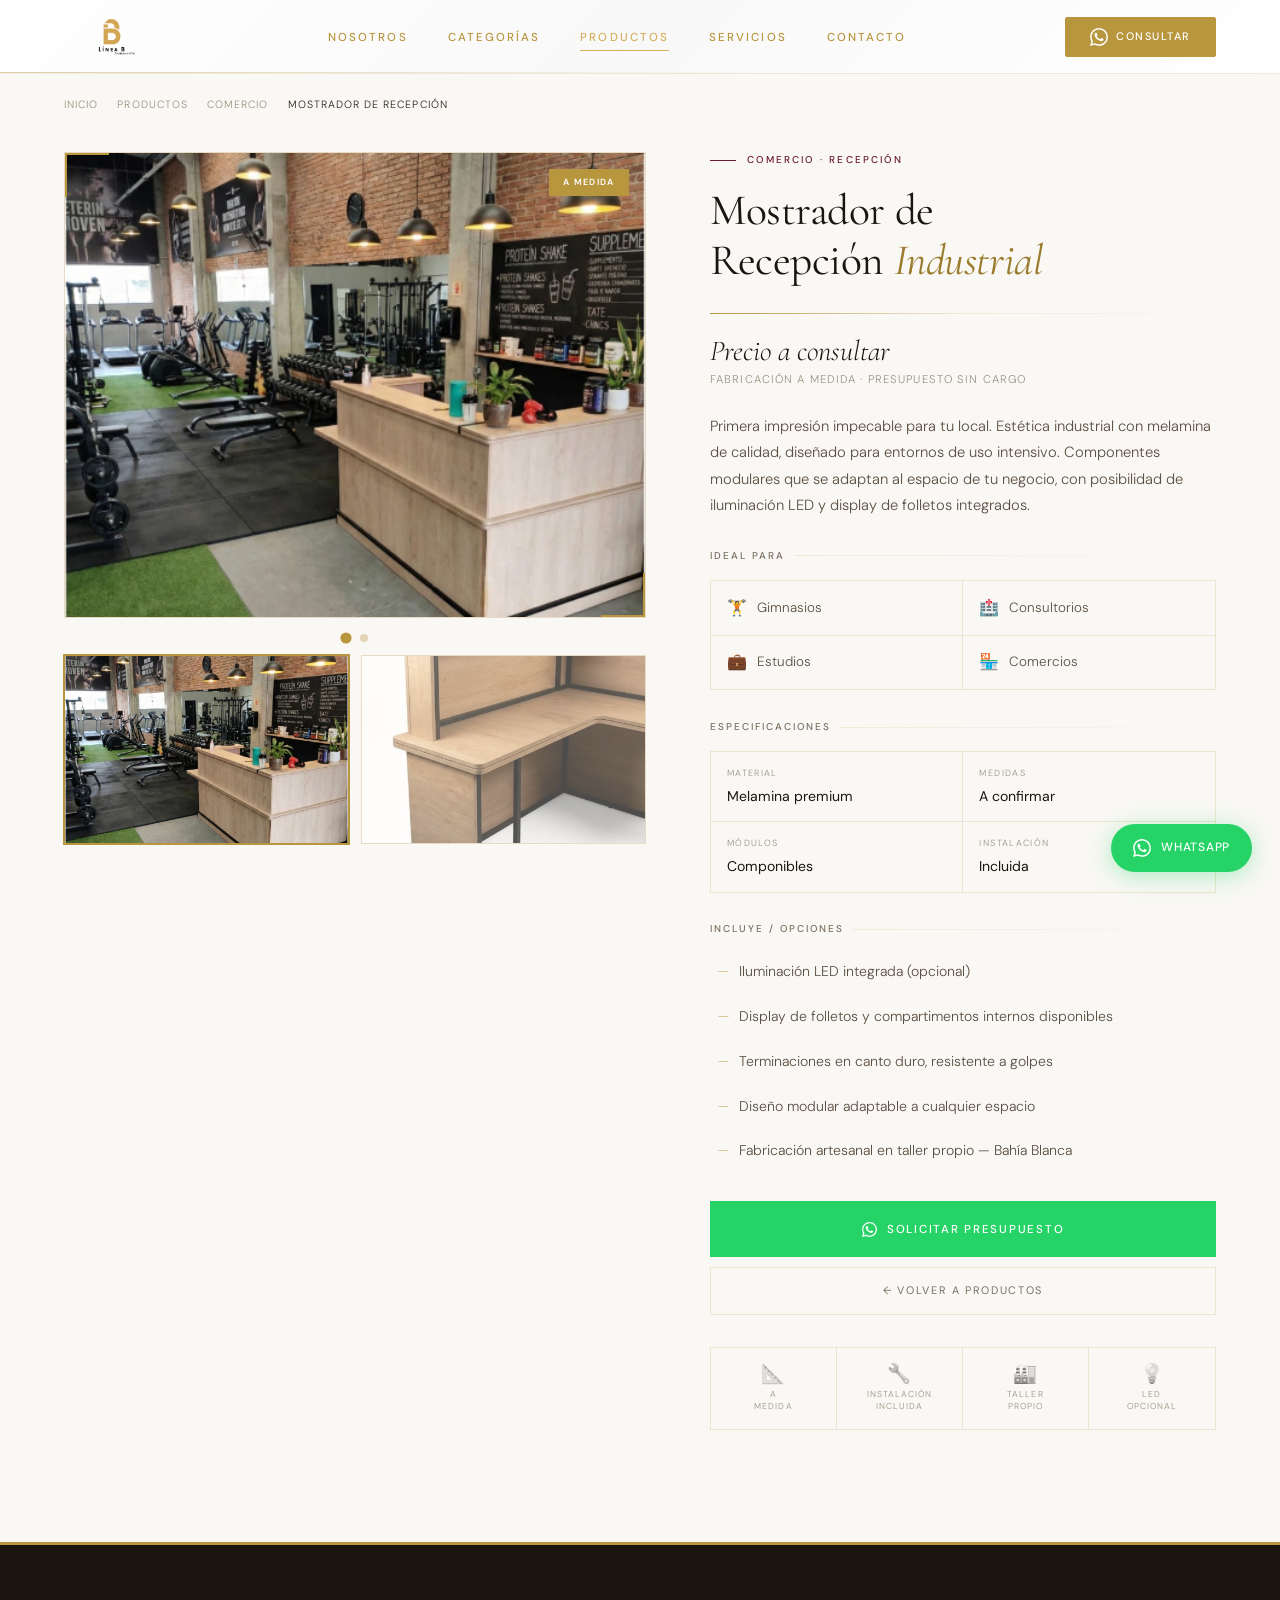
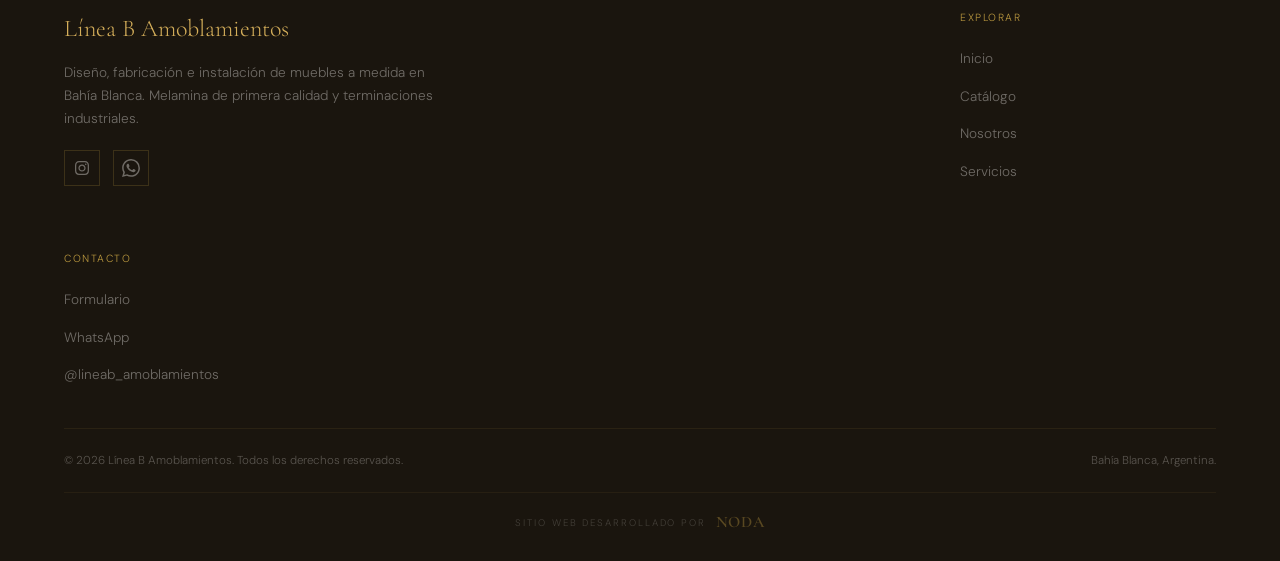
<file: src/html/producto-mostrador.html>
<!DOCTYPE html>
<html lang="es">
<head>
<meta charset="UTF-8"/>
<meta name="viewport" content="width=device-width, initial-scale=1.0"/>
<title>Mostrador de Recepción Industrial | Línea B Amoblamientos</title>
<meta name="description" content="Mostrador de recepción industrial de melamina a medida. Primera impresión impecable para gimnasios y comercios. Fabricación en Bahía Blanca."/>
<link rel="preconnect" href="https://fonts.googleapis.com"/>
<link rel="preconnect" href="https://fonts.gstatic.com" crossorigin/>
<link href="https://fonts.googleapis.com/css2?family=Cormorant+Garamond:ital,wght@0,300;0,400;0,600;1,400&family=DM+Sans:wght@300;400;500&display=swap" rel="stylesheet"/>
<link rel="stylesheet" href="../css/global.css"/>
</head>
<body>

<lineab-nav base="../" active="productos" transparent="false"></lineab-nav>

<div class="page">
  <nav class="breadcrumb" aria-label="breadcrumb">
    <a href="../index.html">Inicio</a><span>·</span>
    <a href="productos.html">Productos</a><span>·</span>
    <a href="productos-comercio.html">Comercio</a><span>·</span>
    <span style="color:var(--text)">Mostrador de Recepción</span>
  </nav>

  <div class="product">

    <!-- ══ CARRUSEL ══ -->
    <div class="carousel" id="car">
      <div class="car-main">
        <div class="car-badge">A medida</div>
        <div class="car-track" id="track">
          <div class="car-slide cur">
            <img src="../mostrador-recepcion/mostrador-escena.webp" alt="Mostrador de Recepción – escena" loading="eager"/>
          </div>
          <div class="car-slide">
            <img src="../mostrador-recepcion/mostrador-fondo.webp" alt="Mostrador de Recepción – vista secundaria" loading="lazy"/>
          </div>
        </div>
        <button class="car-btn prev" onclick="move(-1)" aria-label="Anterior">&#8592;</button>
        <button class="car-btn next" onclick="move(1)"  aria-label="Siguiente">&#8594;</button>
      </div>

      <div class="car-dots" id="dots">
        <button class="car-dot on" onclick="goTo(0)" aria-label="Ir a imagen 1"></button>
        <button class="car-dot"    onclick="goTo(1)" aria-label="Ir a imagen 2"></button>
      </div>

      <div class="car-thumbs">
        <div class="car-thumb on" onclick="goTo(0)" role="button" tabindex="0">
          <img src="../mostrador-recepcion/mostrador-escena.webp" alt="Vista 1"/>
        </div>
        <div class="car-thumb" onclick="goTo(1)" role="button" tabindex="0">
          <img src="../mostrador-recepcion/mostrador-fondo.webp" alt="Vista 2"/>
        </div>
      </div>
    </div>

    <!-- ══ META ══ -->
    <div class="meta">
      <div class="meta-cat">Comercio · Recepción</div>
      <h1>Mostrador de<br>Recepción <em>Industrial</em></h1>
      <div class="divider"></div>

      <div class="price-consult">
        <div class="price-consult-main">Precio a consultar</div>
        <div class="price-consult-note">Fabricación a medida · Presupuesto sin cargo</div>
      </div>

      <p class="desc">Primera impresión impecable para tu local. Estética industrial con melamina de calidad, diseñado para entornos de uso intensivo. Componentes modulares que se adaptan al espacio de tu negocio, con posibilidad de iluminación LED y display de folletos integrados.</p>

      <div class="block-title">Ideal para</div>
      <div class="usos">
        <div class="uso"><span class="uso-ico">🏋️</span> Gimnasios</div>
        <div class="uso"><span class="uso-ico">🏥</span> Consultorios</div>
        <div class="uso"><span class="uso-ico">💼</span> Estudios</div>
        <div class="uso"><span class="uso-ico">🏪</span> Comercios</div>
      </div>

      <div class="block-title">Especificaciones</div>
      <div class="specs">
        <div class="spec"><div class="spec-k">Material</div><div class="spec-v">Melamina premium</div></div>
        <div class="spec"><div class="spec-k">Medidas</div><div class="spec-v">A confirmar</div></div>
        <div class="spec"><div class="spec-k">Módulos</div><div class="spec-v">Componibles</div></div>
        <div class="spec"><div class="spec-k">Instalación</div><div class="spec-v">Incluida</div></div>
      </div>

      <div class="block-title">Incluye / Opciones</div>
      <ul class="features">
        <li>Iluminación LED integrada (opcional)</li>
        <li>Display de folletos y compartimentos internos disponibles</li>
        <li>Terminaciones en canto duro, resistente a golpes</li>
        <li>Diseño modular adaptable a cualquier espacio</li>
        <li>Fabricación artesanal en taller propio — Bahía Blanca</li>
      </ul>

      <a href="https://wa.me/542916454532?text=Hola!%20Quiero%20información%20sobre%20el%20Mostrador%20de%20Recepción%20Industrial" target="_blank" class="btn-wa">
        <svg width="15" height="15" viewBox="0 0 24 24" fill="currentColor"><path d="M17.472 14.382c-.297-.149-1.758-.867-2.03-.967-.273-.099-.471-.148-.67.15-.197.297-.767.966-.94 1.164-.173.199-.347.223-.644.075-.297-.15-1.255-.463-2.39-1.475-.883-.788-1.48-1.761-1.653-2.059-.173-.297-.018-.458.13-.606.134-.133.298-.347.446-.52.149-.174.198-.298.298-.497.099-.198.05-.371-.025-.52-.075-.149-.669-1.612-.916-2.207-.242-.579-.487-.5-.669-.51-.173-.008-.371-.01-.57-.01-.198 0-.52.074-.792.372-.272.297-1.04 1.016-1.04 2.479 0 1.462 1.065 2.875 1.213 3.074.149.198 2.096 3.2 5.077 4.487.709.306 1.262.489 1.694.625.712.227 1.36.195 1.871.118.571-.085 1.758-.719 2.006-1.413.248-.694.248-1.289.173-1.413-.074-.124-.272-.198-.57-.347m-5.421 7.403h-.004a9.87 9.87 0 01-5.031-1.378l-.361-.214-3.741.982.998-3.648-.235-.374a9.86 9.86 0 01-1.51-5.26c.001-5.45 4.436-9.884 9.888-9.884 2.64 0 5.122 1.03 6.988 2.898a9.825 9.825 0 012.893 6.994c-.003 5.45-4.437 9.884-9.885 9.884m8.413-18.297A11.815 11.815 0 0012.05 0C5.495 0 .16 5.335.157 11.892c0 2.096.547 4.142 1.588 5.945L.057 24l6.305-1.654a11.882 11.882 0 005.683 1.448h.005c6.554 0 11.89-5.335 11.893-11.893a11.821 11.821 0 00-3.48-8.413z"/></svg>
        Solicitar presupuesto
      </a>
      <a href="productos.html" class="btn-back">← Volver a productos</a>

      <div class="trust">
        <div class="trust-item"><span class="t-ico">📐</span><span class="t-lbl">A<br>medida</span></div>
        <div class="trust-item"><span class="t-ico">🔧</span><span class="t-lbl">Instalación<br>incluida</span></div>
        <div class="trust-item"><span class="t-ico">🏭</span><span class="t-lbl">Taller<br>propio</span></div>
        <div class="trust-item"><span class="t-ico">💡</span><span class="t-lbl">LED<br>opcional</span></div>
      </div>
    </div>

  </div>
</div>

<lineab-footer base="../"></lineab-footer>

<script src="../js/components.js"></script>
<script>
(function(){
  const total = 2;
  let cur = 0;
  let autoTimer;

  function goTo(n){
    cur = (n + total) % total;
    document.getElementById('track').style.transform = 'translateX(-' + (cur * 100) + '%)';
    document.querySelectorAll('.car-slide').forEach((s,i) => s.classList.toggle('cur', i === cur));
    document.querySelectorAll('.car-dot').forEach((d,i) => d.classList.toggle('on', i === cur));
    document.querySelectorAll('.car-thumb').forEach((t,i) => t.classList.toggle('on', i === cur));
    resetAuto();
  }

  function resetAuto(){
    clearInterval(autoTimer);
    autoTimer = setInterval(() => goTo(cur + 1), 6000);
  }

  window.goTo = goTo;
  window.move = (d) => goTo(cur + d);

  // Touch / swipe
  let sx = 0;
  const main = document.querySelector('.car-main');
  main.addEventListener('touchstart', e => { sx = e.touches[0].clientX; }, {passive:true});
  main.addEventListener('touchend', e => {
    const dx = e.changedTouches[0].clientX - sx;
    if(Math.abs(dx) > 40) move(dx < 0 ? 1 : -1);
  }, {passive:true});

  // Auto-advance
  resetAuto();
  main.addEventListener('mouseenter', () => clearInterval(autoTimer));
  main.addEventListener('mouseleave', resetAuto);
})();
</script>
</body>
</html>
</file>
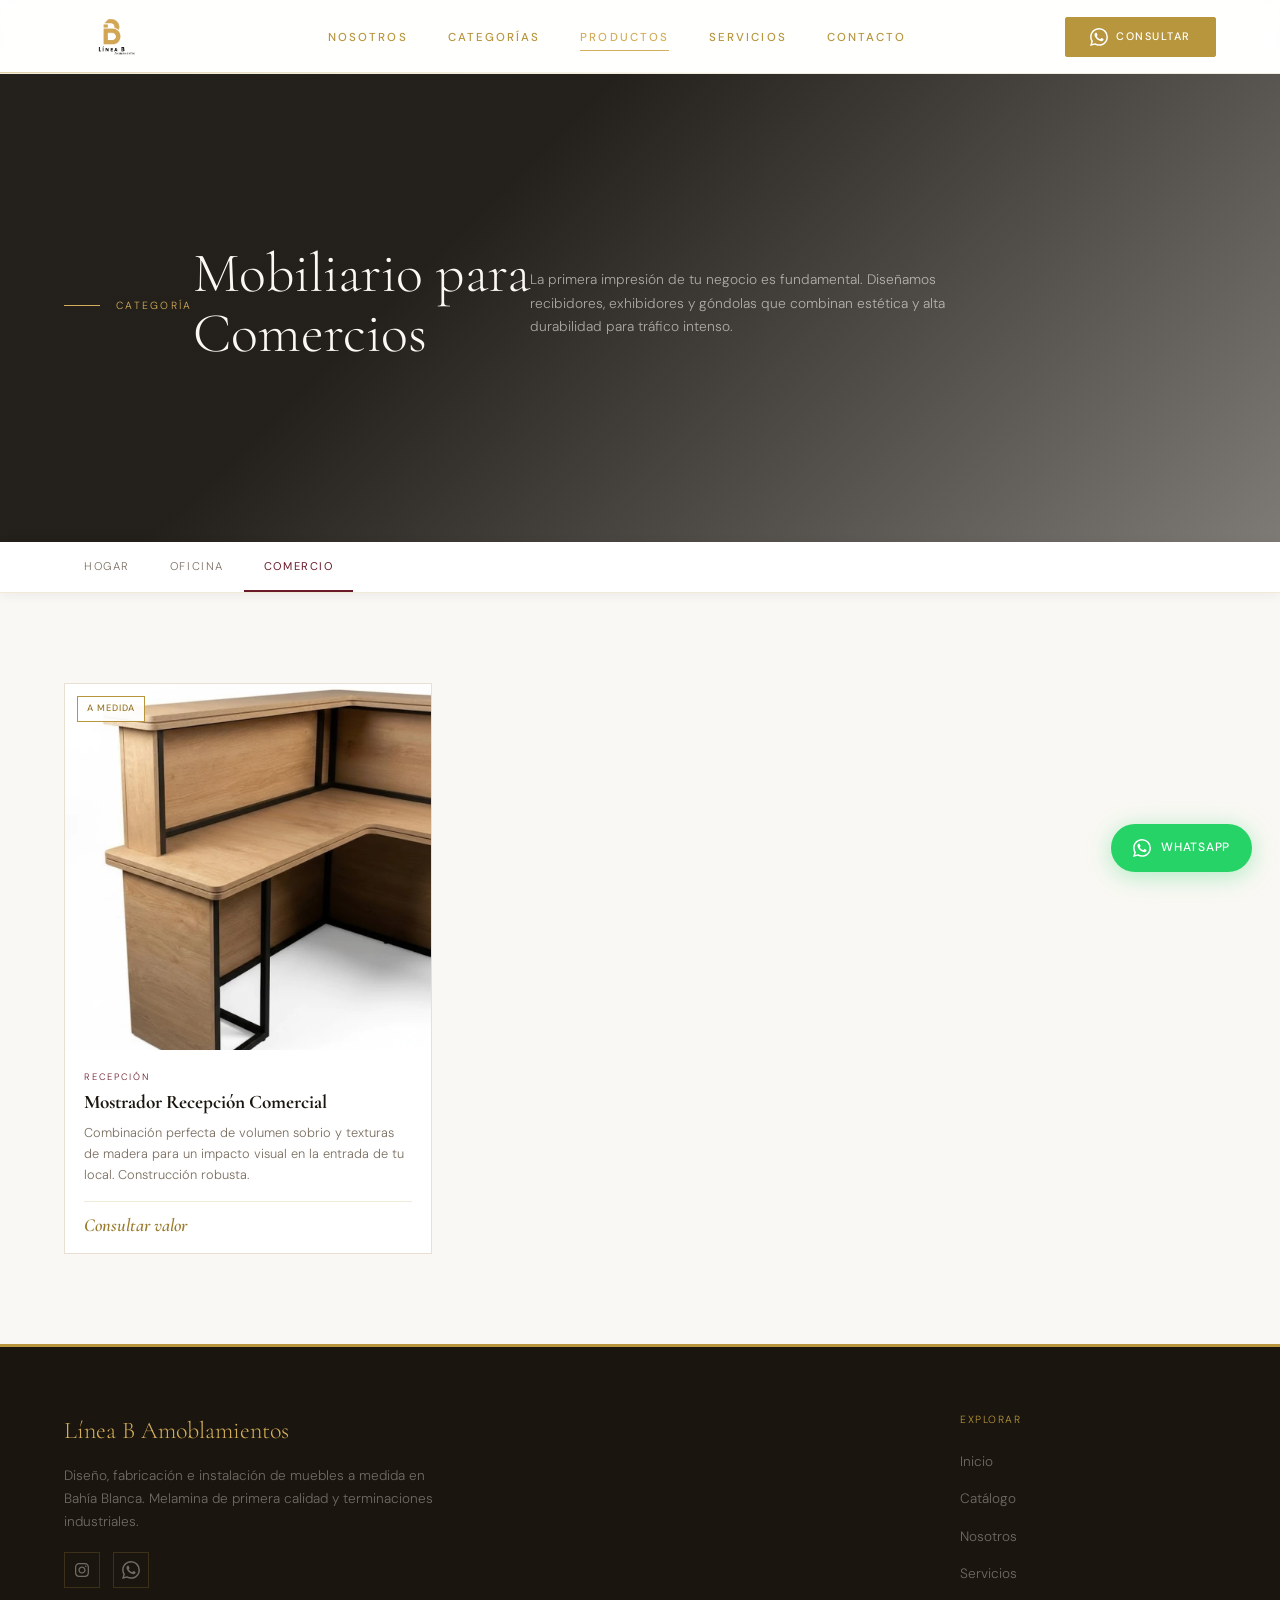
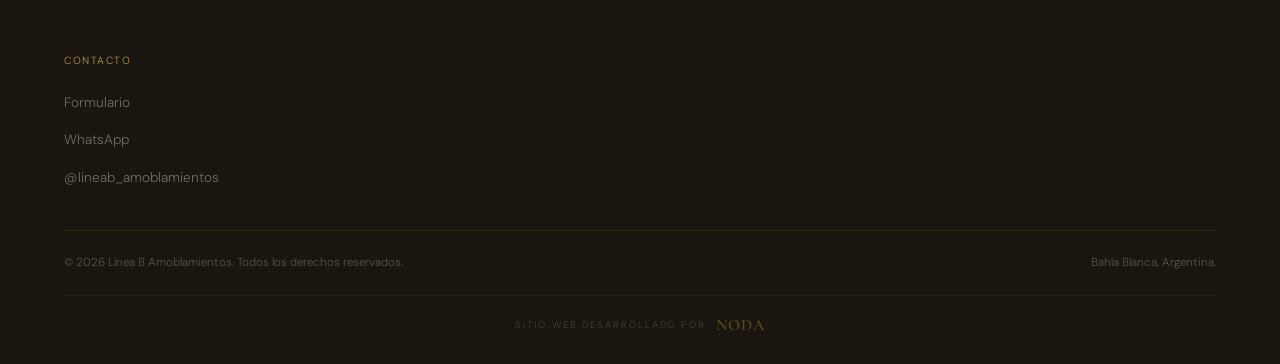
<file: src/html/productos-comercio.html>
<!DOCTYPE html>
<html lang="es">

<head>
  <meta charset="UTF-8">
  <meta name="viewport" content="width=device-width,initial-scale=1">
  <title>Comercio y Locales | Línea B Amoblamientos</title>
  <meta name="description"
    content="Mostradores y exhibidores comerciales a medida para gimnasios, consultorios y negocios. Soluciones completas en Bahía Blanca.">
  <link rel="preconnect" href="https://fonts.googleapis.com">
  <link
    href="https://fonts.googleapis.com/css2?family=Cormorant+Garamond:wght@300;400;600&family=DM+Sans:wght@300;400;500&display=swap"
    rel="stylesheet">
  <link rel="stylesheet" href="../css/global.css" />
</head>

<body>

  <lineab-nav base="../" active="productos"></lineab-nav>

  <div class="cat-hero">
    <div class="cat-hero-bg">
      <div class="cat-slide active" style="background-image:url('../mostrador-recepcion/mostrador-escena.webp')"></div>
    </div>
    <div class="hero-eyebrow">Categoría</div>
    <h1>Mobiliario para<br>Comercios</h1>
    <p>La primera impresión de tu negocio es fundamental. Diseñamos recibidores, exhibidores y góndolas que combinan
      estética y alta durabilidad para tráfico intenso.</p>
  </div>

  <div class="filters">
    <a href="productos-hogar.html" class="f-btn">Hogar</a>
    <a href="productos-oficina.html" class="f-btn">Oficina</a>
    <button class="f-btn active">Comercio</button>
  </div>

  <div class="wrap">
    <div class="pgrid">

      <a href="producto-mostrador.html" class="pcard rv">
        <div class="pcard-img">
          <div class="brow"><span class="b b-free">A medida</span></div>
          <img src="../mostrador-recepcion/mostrador-fondo.webp" alt="Mostrador de Gimnasio / Recepción">
          <div class="pcard-over"><span class="nav-cta">Presupuestar</span></div>
        </div>
        <div class="pcard-body">
          <div class="pcard-cat">Recepción</div>
          <h3 class="pcard-name">Mostrador Recepción Comercial</h3>
          <p class="pcard-desc">Combinación perfecta de volumen sobrio y texturas de madera para un impacto visual en la
            entrada de tu local. Construcción robusta.</p>
          <div class="pcard-foot">
            <span class="price" style="font-size:1.15rem; font-style:italic">Consultar valor</span>
          </div>
        </div>
      </a>

    </div>
  </div>

  <lineab-footer base="../"></lineab-footer>

  <script src="../js/components.js"></script>
  <script>
    const obs = new IntersectionObserver(e => {
      e.forEach(en => { if (en.isIntersecting) en.target.classList.add('in'); });
    });
    document.querySelectorAll('.rv').forEach(el => obs.observe(el));
  </script>
</body>

</html>
</file>
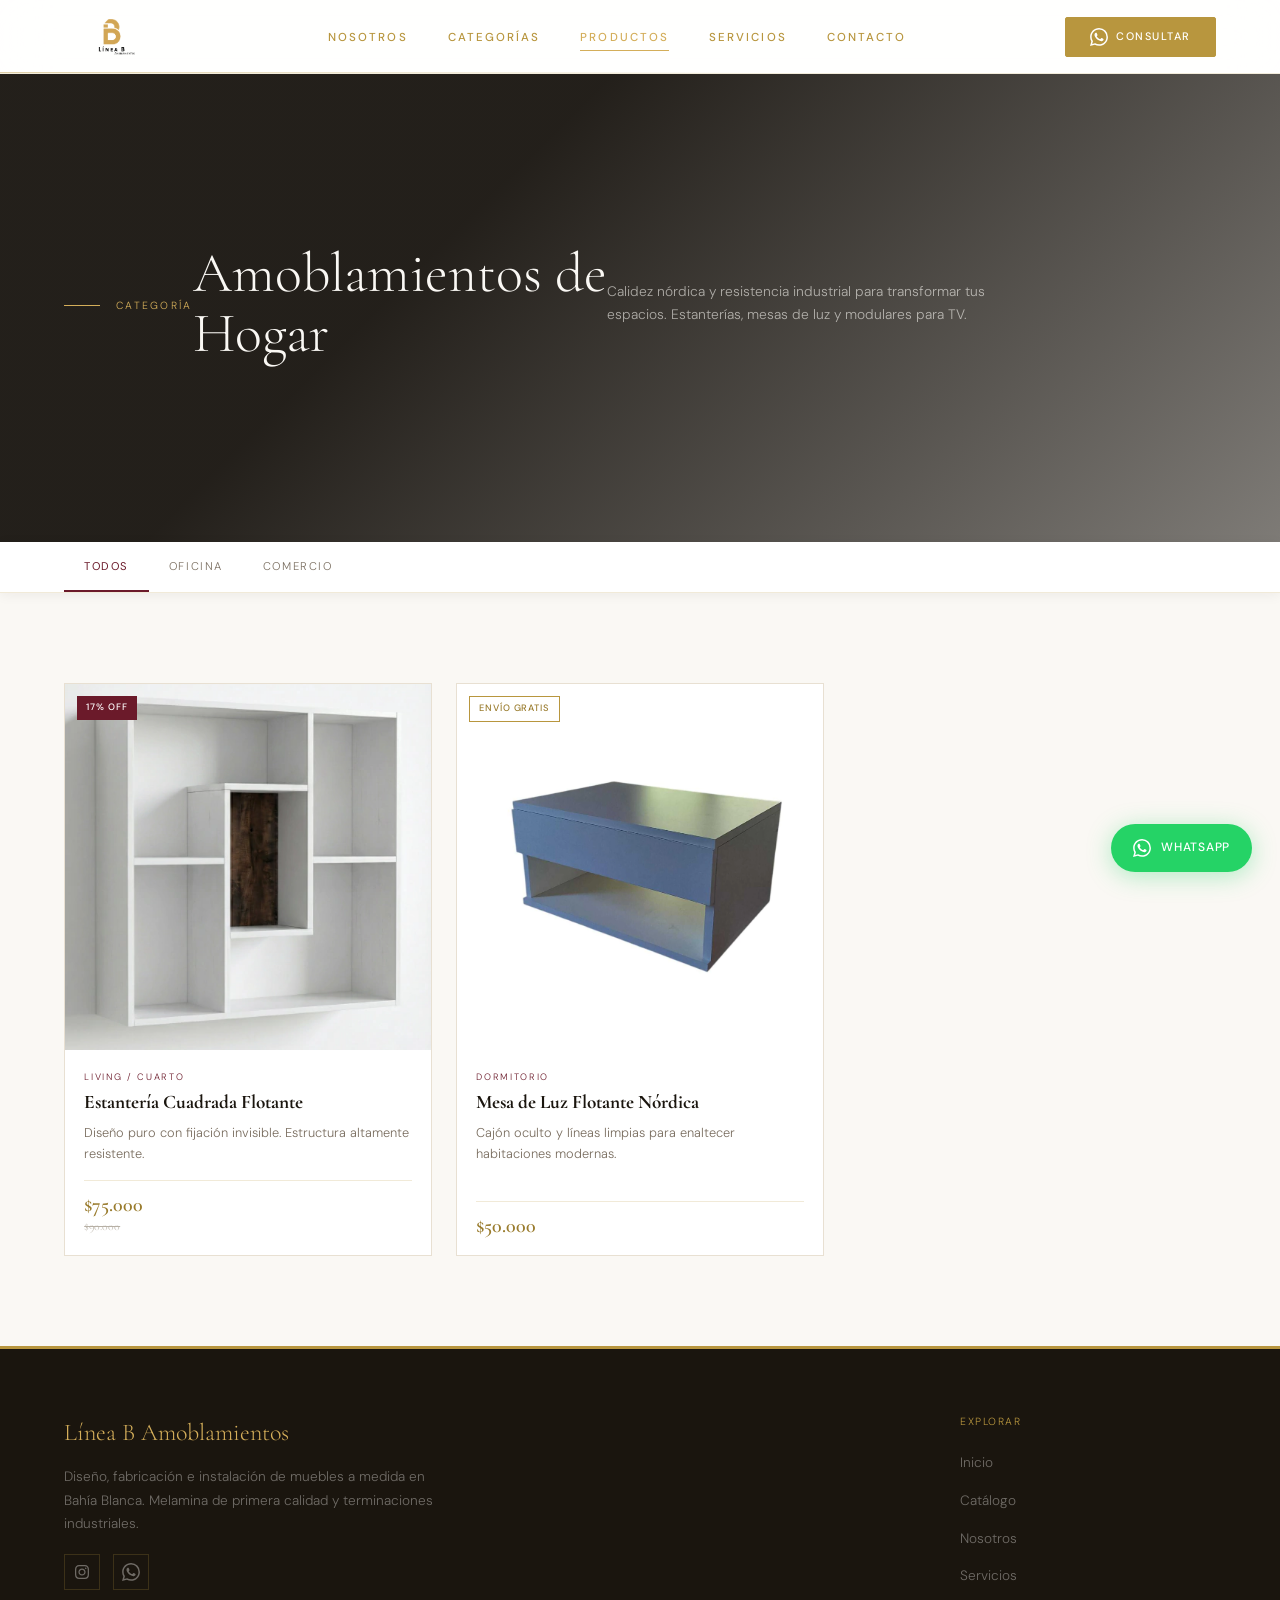
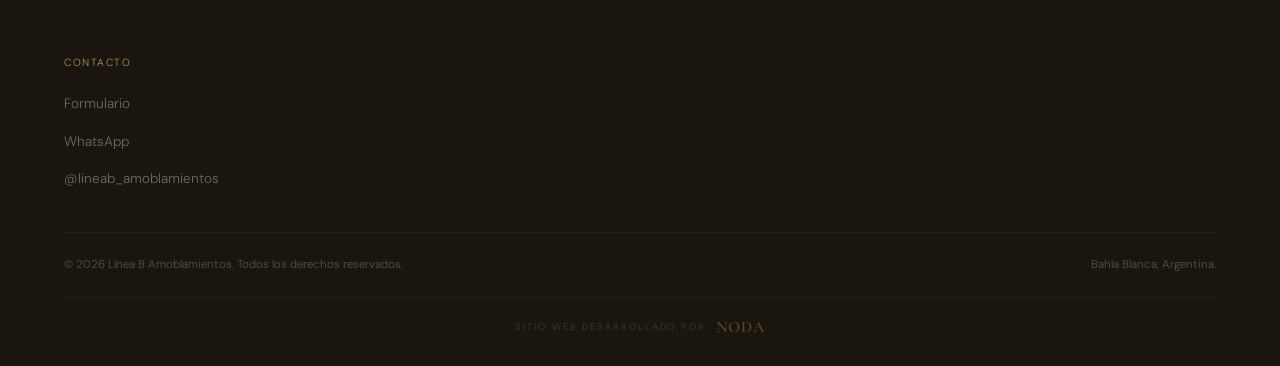
<file: src/html/productos-hogar.html>
<!DOCTYPE html>
<html lang="es">

<head>
  <meta charset="UTF-8">
  <meta name="viewport" content="width=device-width,initial-scale=1">
  <title>Hogar | Línea B Amoblamientos</title>
  <meta name="description"
    content="Diseñamos cocinas, estanterías, y mesas de luz flotantes a medida. Fabricación propia en Bahía Blanca. Presupuesto sin cargo.">
  <link rel="preconnect" href="https://fonts.googleapis.com">
  <link
    href="https://fonts.googleapis.com/css2?family=Cormorant+Garamond:wght@300;400;600&family=DM+Sans:wght@300;400;500&display=swap"
    rel="stylesheet">
  <link rel="stylesheet" href="../css/global.css" />
</head>

<body>

  <lineab-nav base="../" active="productos"></lineab-nav>

  <div class="cat-hero">
    <div class="cat-hero-bg">
      <div class="cat-slide active" style="background-image:url('../hero/hero-1.webp')"></div>
    </div>
    <div class="hero-eyebrow">Categoría</div>
    <h1>Amoblamientos de<br>Hogar</h1>
    <p>Calidez nórdica y resistencia industrial para transformar tus espacios. Estanterías, mesas de luz y modulares
      para TV.</p>
  </div>

  <div class="filters">
    <button class="f-btn active">Todos</button>
    <a href="productos-oficina.html" class="f-btn">Oficina</a>
    <a href="productos-comercio.html" class="f-btn">Comercio</a>
  </div>

  <div class="wrap">
    <div class="pgrid">

      <a href="producto-estanteria.html" class="pcard rv">
        <div class="pcard-img">
          <div class="brow"><span class="b b-off">17% OFF</span></div>
          <img src="../estanteria-flotante/estanteria-fondo.webp" alt="Estantería flotante de melamina">
          <div class="pcard-over"><span class="nav-cta">Comprar</span></div>
        </div>
        <div class="pcard-body">
          <div class="pcard-cat">Living / Cuarto</div>
          <h3 class="pcard-name">Estantería Cuadrada Flotante</h3>
          <p class="pcard-desc">Diseño puro con fijación invisible. Estructura altamente resistente.</p>
          <div class="pcard-foot">
            <div class="prices">
              <span class="price">$75.000</span>
              <span class="price-old">$90.000</span>
            </div>
          </div>
        </div>
      </a>

      <a href="producto-mesa-luz.html" class="pcard rv">
        <div class="pcard-img">
          <div class="brow"><span class="b b-free">Envío Gratis</span></div>
          <img src="../mesa-de-luz/mesa-fondo.webp" alt="Mesa de luz flotante">
          <div class="pcard-over"><span class="nav-cta">Comprar</span></div>
        </div>
        <div class="pcard-body">
          <div class="pcard-cat">Dormitorio</div>
          <h3 class="pcard-name">Mesa de Luz Flotante Nórdica</h3>
          <p class="pcard-desc">Cajón oculto y líneas limpias para enaltecer habitaciones modernas.</p>
          <div class="pcard-foot">
            <span class="price">$50.000</span>
          </div>
        </div>
      </a>

    </div>
  </div>

  <lineab-footer base="../"></lineab-footer>

  <script src="../js/components.js"></script>
  <script>
    const obs = new IntersectionObserver(e => {
      e.forEach(en => { if (en.isIntersecting) en.target.classList.add('in'); });
    });
    document.querySelectorAll('.rv').forEach(el => obs.observe(el));
  </script>
</body>

</html>
</file>
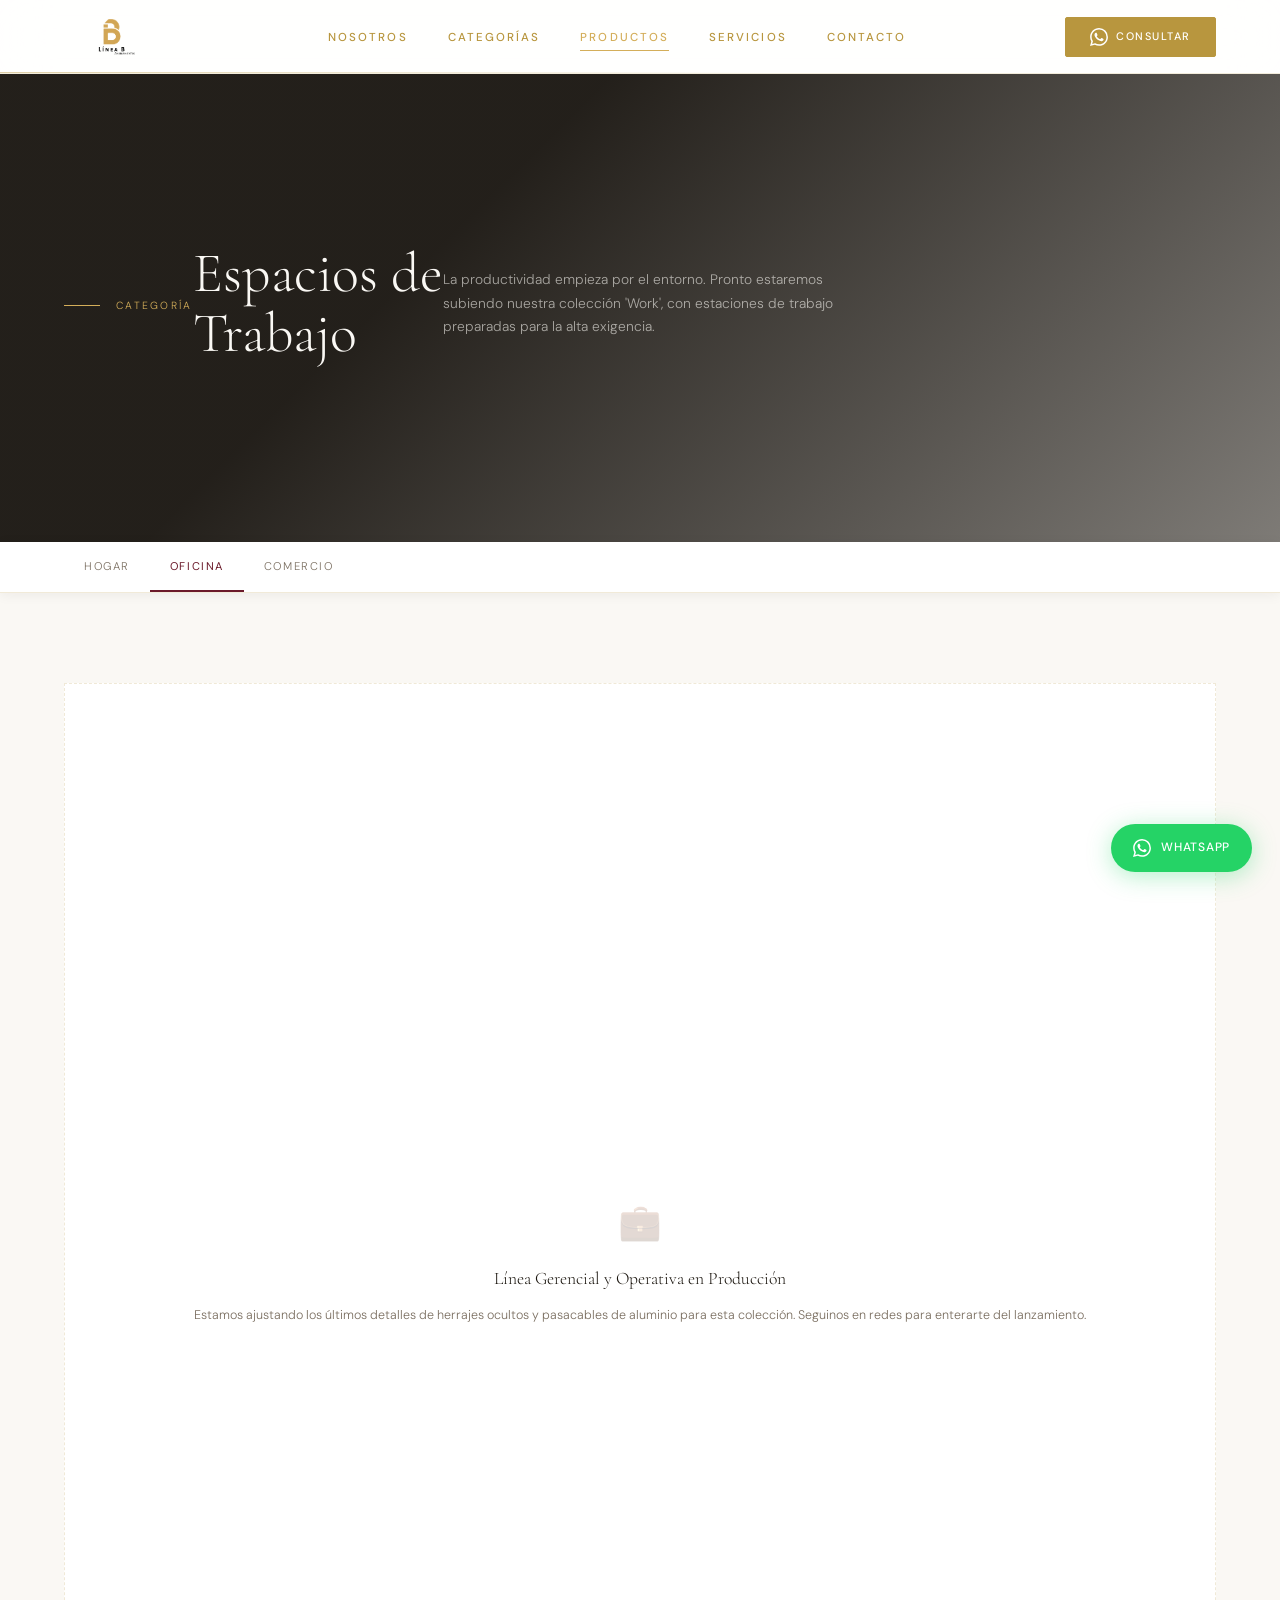
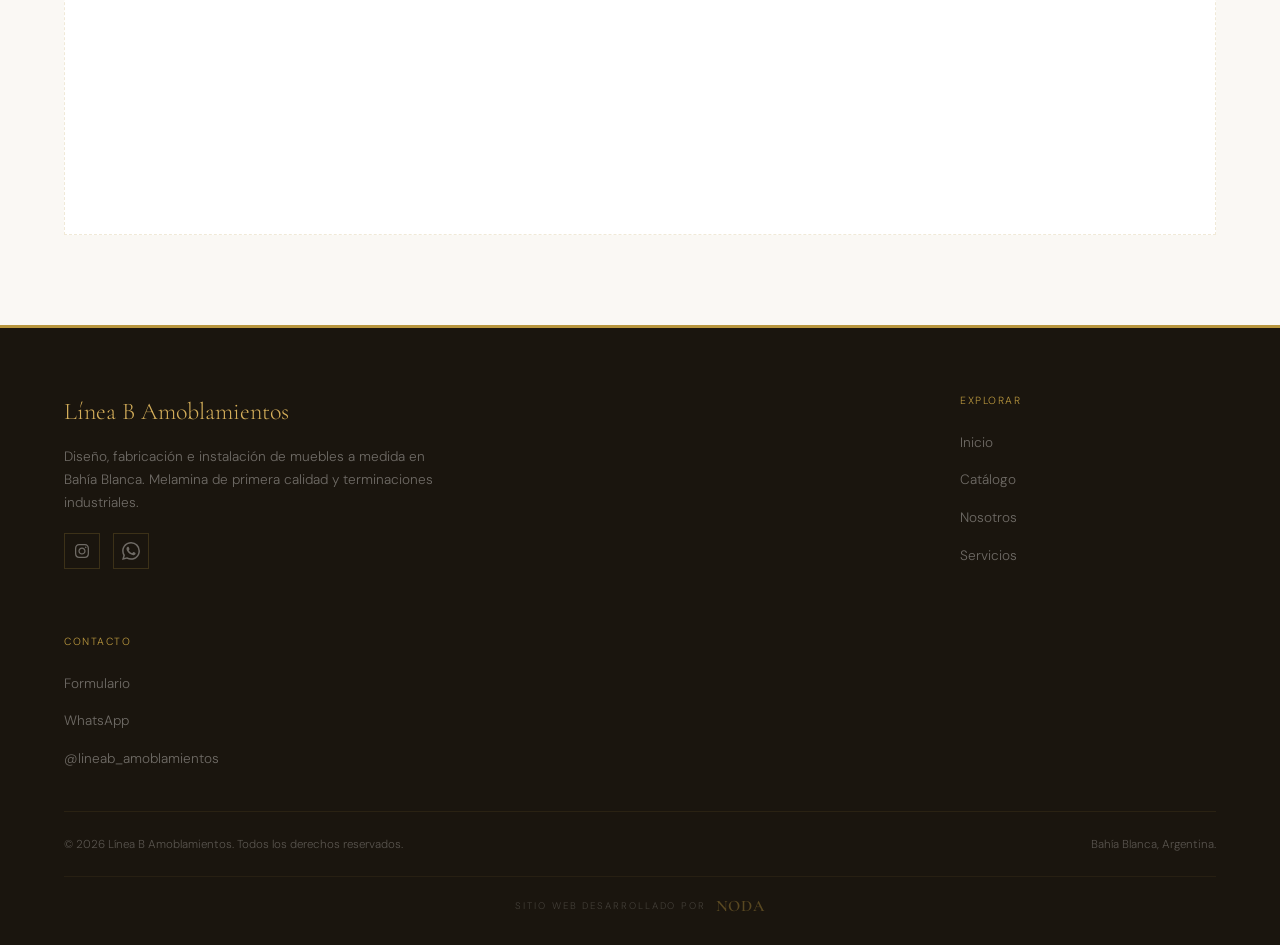
<file: src/html/productos-oficina.html>
<!DOCTYPE html>
<html lang="es">

<head>
  <meta charset="UTF-8">
  <meta name="viewport" content="width=device-width,initial-scale=1">
  <title>Oficinas y Estudios | Línea B Amoblamientos</title>
  <meta name="description"
    content="Escritorios de diseño, bibliotecas y organizadores. Soluciones corporativas en Bahía Blanca.">
  <link rel="preconnect" href="https://fonts.googleapis.com">
  <link
    href="https://fonts.googleapis.com/css2?family=Cormorant+Garamond:wght@300;400;600&family=DM+Sans:wght@300;400;500&display=swap"
    rel="stylesheet">
  <link rel="stylesheet" href="../css/global.css" />
</head>

<body>

  <lineab-nav base="../" active="productos"></lineab-nav>

  <div class="cat-hero">
    <div class="cat-hero-bg">
      <div class="cat-slide active" style="background-image:url('../hero/hero-2.webp')"></div>
    </div>
    <div class="hero-eyebrow">Categoría</div>
    <h1>Espacios de<br>Trabajo</h1>
    <p>La productividad empieza por el entorno. Pronto estaremos subiendo nuestra colección 'Work', con estaciones de
      trabajo preparadas para la alta exigencia.</p>
  </div>

  <div class="filters">
    <a href="productos-hogar.html" class="f-btn">Hogar</a>
    <button class="f-btn active">Oficina</button>
    <a href="productos-comercio.html" class="f-btn">Comercio</a>
  </div>

  <div class="wrap">
    <div class="pgrid" style="grid-template-columns: 1fr;">

      <div class="soon">
        <div class="soon-emoji">💼</div>
        <div class="soon-name">Línea Gerencial y Operativa en Producción</div>
        <div class="soon-note">Estamos ajustando los últimos detalles de herrajes ocultos y pasacables de aluminio para
          esta colección. Seguinos en redes para enterarte del lanzamiento.</div>
      </div>

    </div>
  </div>

  <lineab-footer base="../"></lineab-footer>

  <script src="../js/components.js"></script>
</body>

</html>
</file>
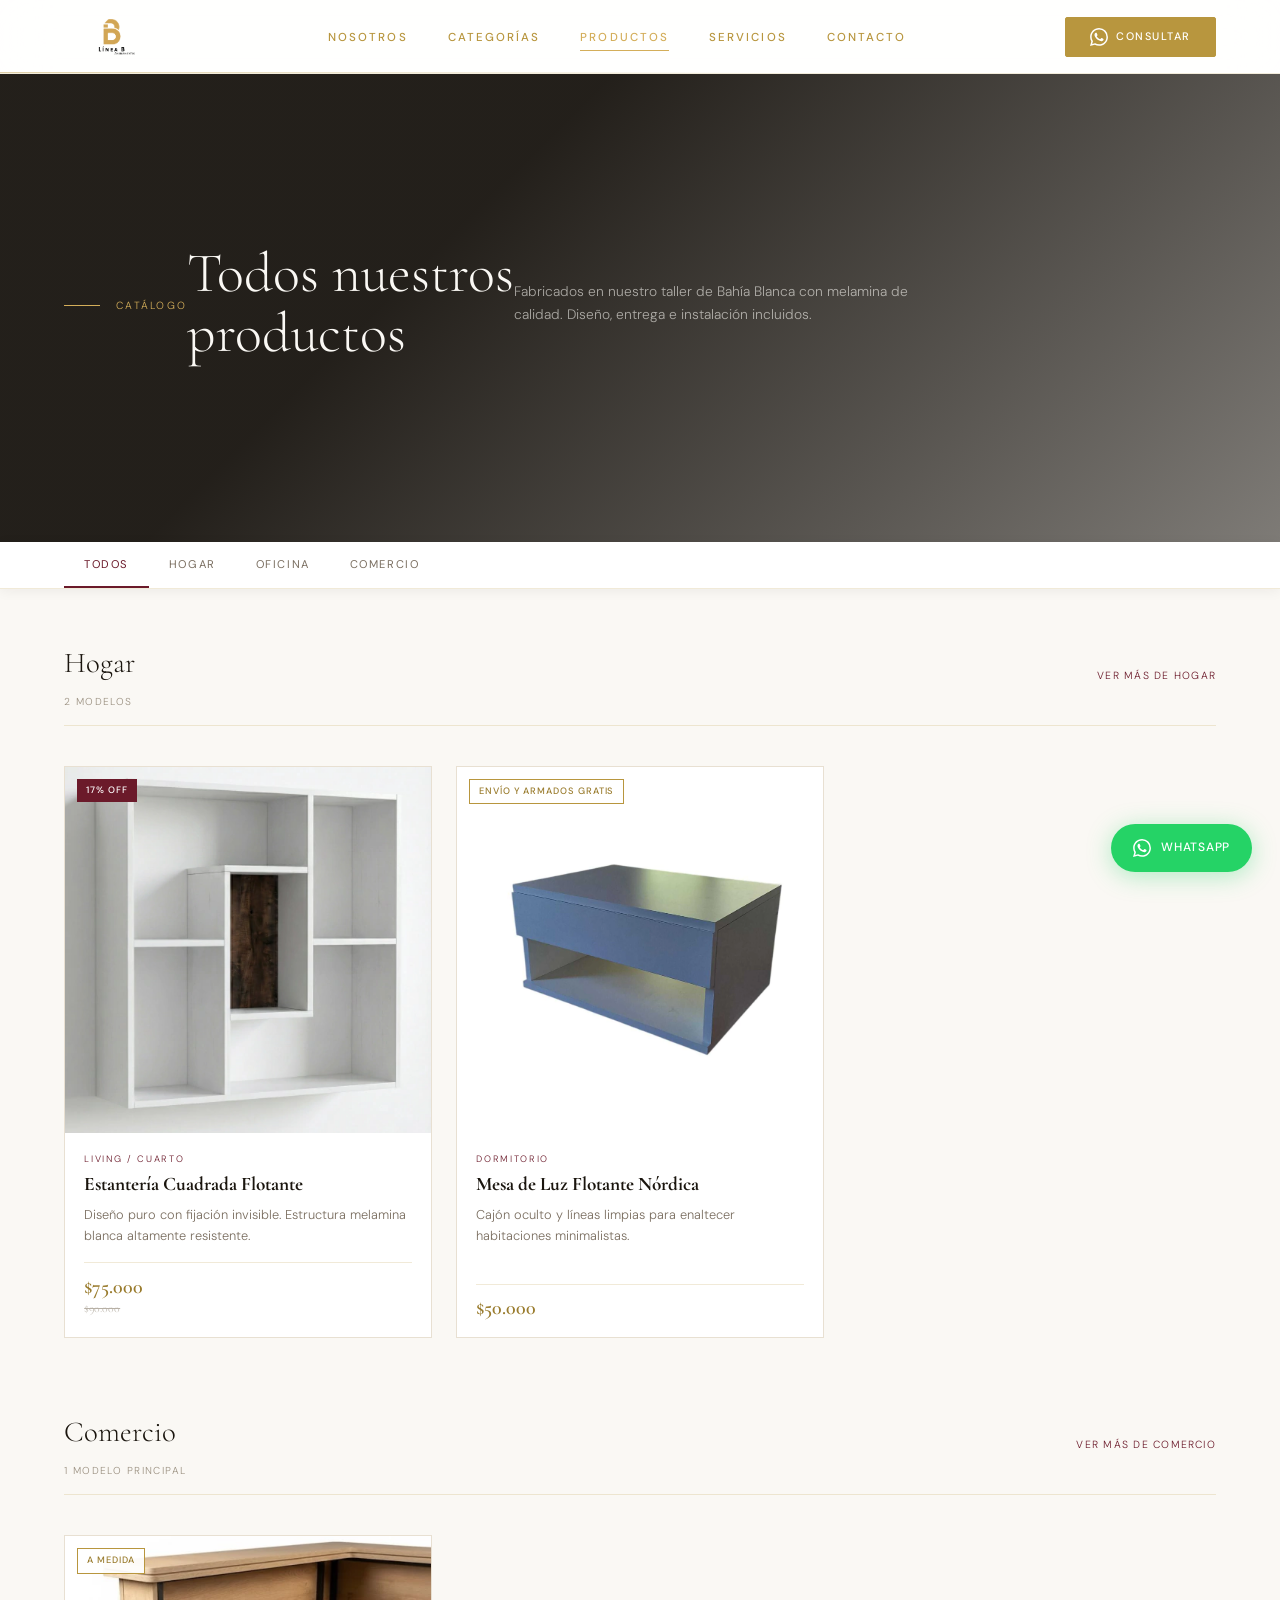
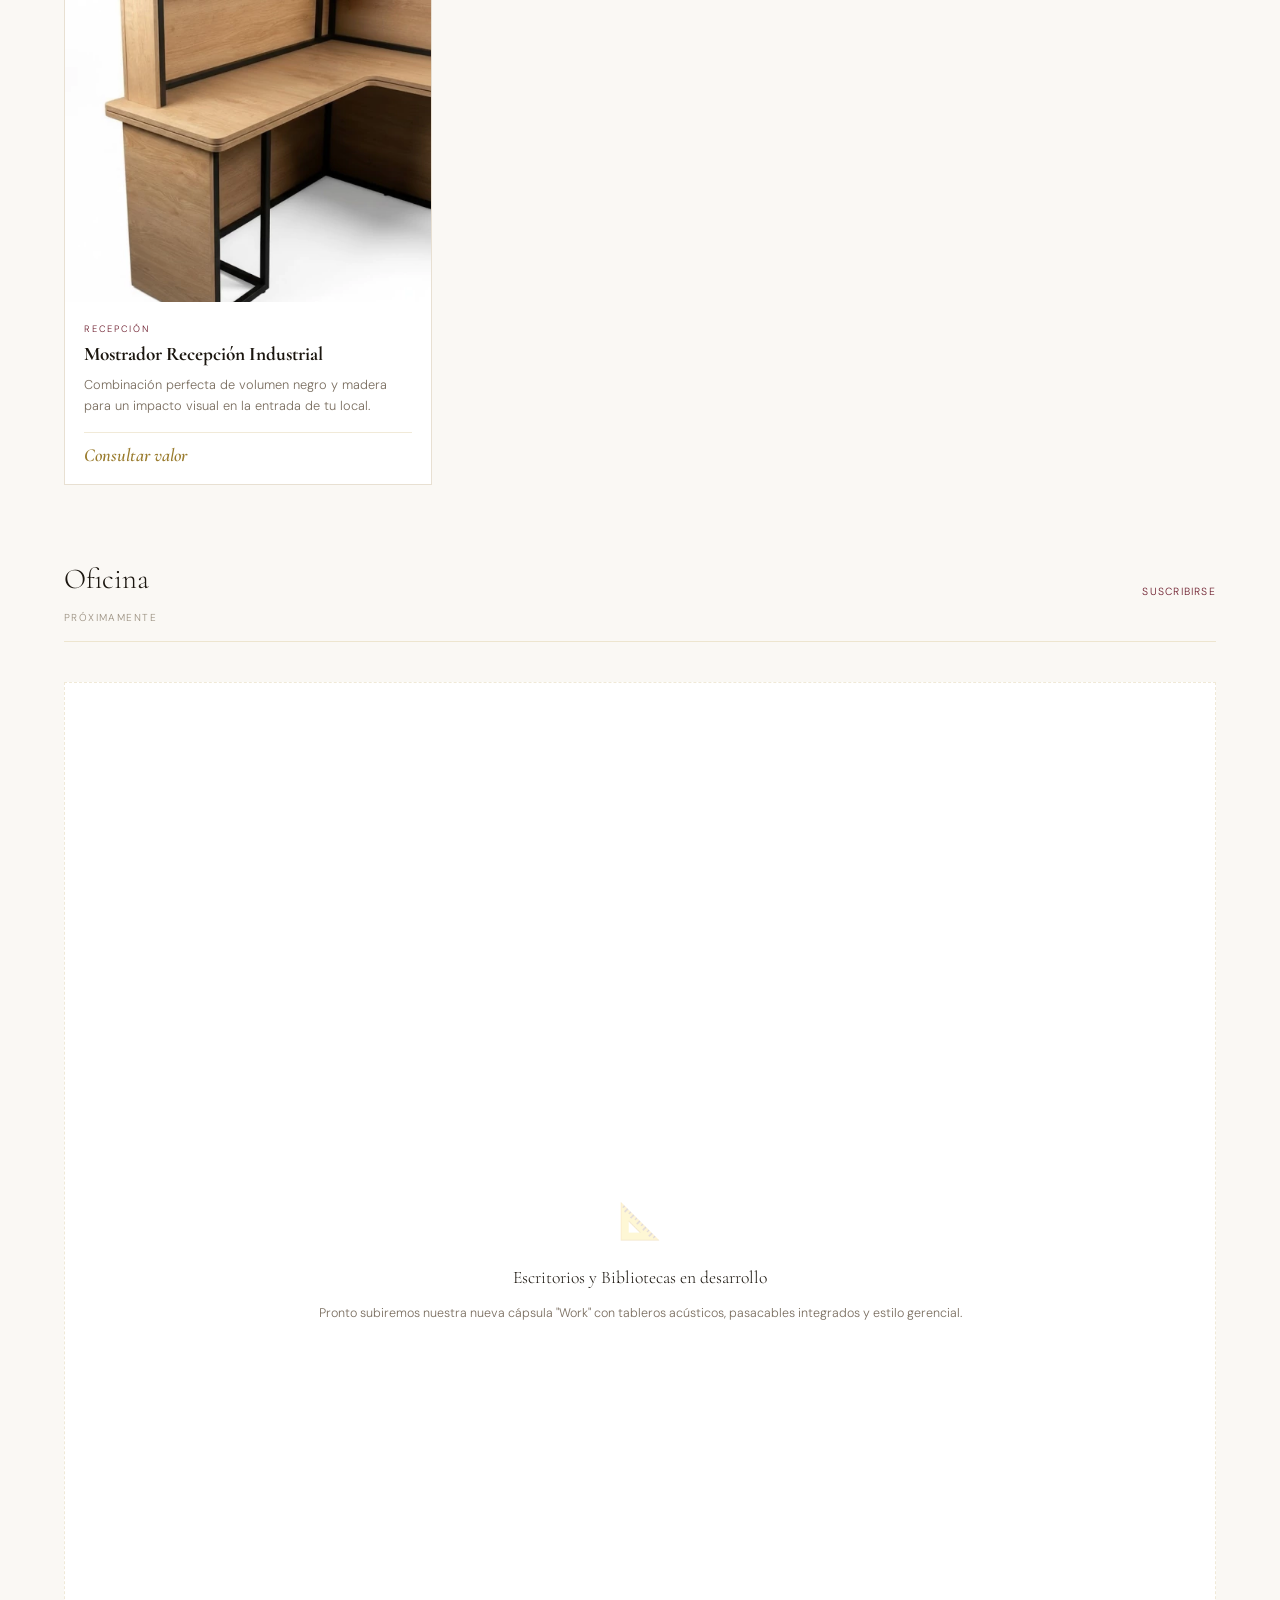
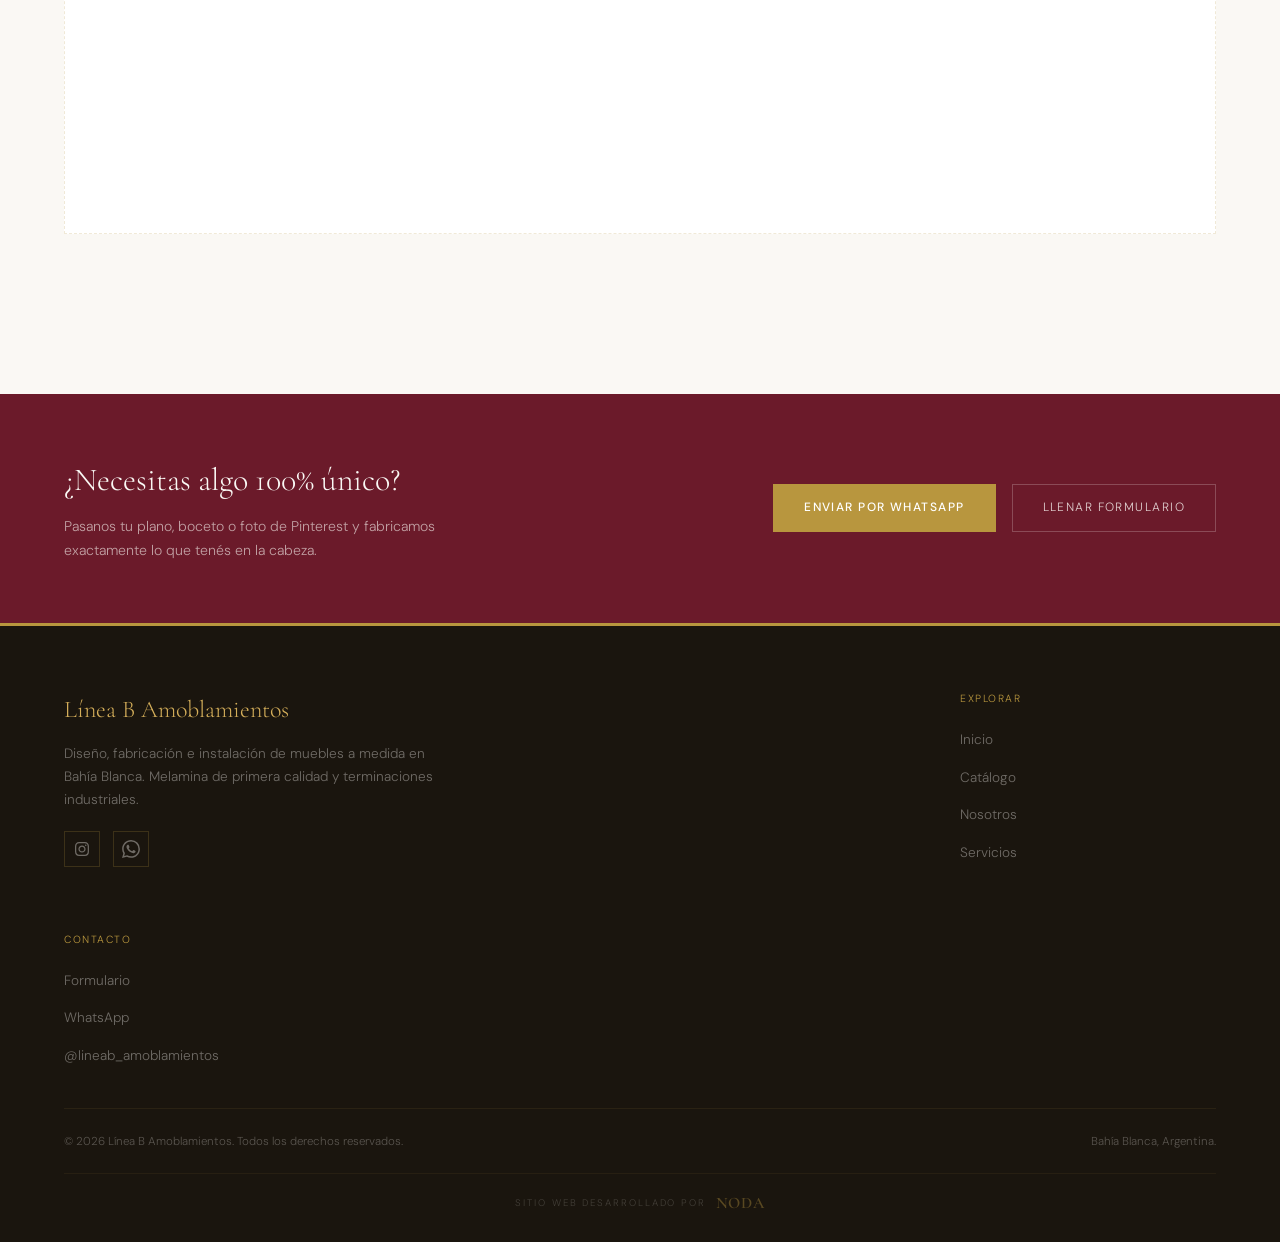
<file: src/html/productos.html>
<!DOCTYPE html>
<html lang="es">

<head>
  <meta charset="UTF-8">
  <meta name="viewport" content="width=device-width,initial-scale=1">
  <title>Catálogo Completo | Línea B Amoblamientos</title>
  <meta name="description"
    content="Explorá nuestro catálogo de muebles a medida para el hogar, oficinas y locales comerciales fabricados en melamina top.">
  <meta property="og:title" content="Catálogo | Línea B Amoblamientos">
  <meta property="og:image" content="hero/hero-1.webp">
  <link rel="preconnect" href="https://fonts.googleapis.com">
  <link
    href="https://fonts.googleapis.com/css2?family=Cormorant+Garamond:wght@300;400;600;700&family=DM+Sans:wght@300;400;500&display=swap"
    rel="stylesheet">
  <link rel="stylesheet" href="../css/global.css" />
</head>

<body>

  <!-- NAVBAR COMPONENT -->
  <lineab-nav base="../" active="productos"></lineab-nav>

  <!-- HERO BANDA -->
  <div class="cat-hero">
    <div class="cat-hero-bg">
      <div class="cat-slide active" style="background-image:url('../hero/hero-1.webp')"></div>
      <div class="cat-slide" style="background-image:url('../hero/hero-2.webp')"></div>
      <div class="cat-slide" style="background-image:url('../hero/hero-3.webp')"></div>
    </div>
    <div class="hero-eyebrow">Catálogo</div>
    <h1>Todos nuestros<br>productos</h1>
    <p>Fabricados en nuestro taller de Bahía Blanca con melamina de calidad. Diseño, entrega e instalación incluidos.
    </p>
  </div>

  <!-- FILTROS -->
  <div class="filters">
    <button class="f-btn active" onclick="fil(this,'all')">Todos</button>
    <button class="f-btn" onclick="fil(this,'hogar')">Hogar</button>
    <button class="f-btn" onclick="fil(this,'oficina')">Oficina</button>
    <button class="f-btn" onclick="fil(this,'comercio')">Comercio</button>
  </div>

  <!-- WRAPPER PRODUCTOS -->
  <div class="wrap">

    <!-- ══ HOGAR ══ -->
    <div id="hogar" class="cat-section rv" data-c="hogar">
      <div class="cat-label">
        <div class="cat-label-left">
          <h2>Hogar</h2>
          <span class="qty">2 Modelos</span>
        </div>
        <a href="productos-hogar.html">Ver más de hogar</a>
      </div>

      <div class="pgrid">
        <a href="producto-estanteria.html" class="pcard">
          <div class="pcard-img">
            <div class="brow"><span class="b b-off">17% OFF</span></div>
            <img src="../estanteria-flotante/estanteria-fondo.webp" alt="Estantería flotante de melamina" loading="lazy">
            <div class="pcard-over">
              <span class="nav-cta">Comprar</span>
            </div>
          </div>
          <div class="pcard-body">
            <div class="pcard-cat">Living / Cuarto</div>
            <h3 class="pcard-name">Estantería Cuadrada Flotante</h3>
            <p class="pcard-desc">Diseño puro con fijación invisible. Estructura melamina blanca altamente resistente.
            </p>
            <div class="pcard-foot">
              <div class="prices">
                <span class="price">$75.000</span>
                <span class="price-old">$90.000</span>
              </div>
            </div>
          </div>
        </a>

        <a href="producto-mesa-luz.html" class="pcard">
          <div class="pcard-img">
            <div class="brow"><span class="b b-free">Envío y armados Gratis</span></div>
            <img src="../mesa-de-luz/mesa-fondo.webp" alt="Mesa de luz flotante moderna" loading="lazy">
            <div class="pcard-over">
              <span class="nav-cta">Comprar</span>
            </div>
          </div>
          <div class="pcard-body">
            <div class="pcard-cat">Dormitorio</div>
            <h3 class="pcard-name">Mesa de Luz Flotante Nórdica</h3>
            <p class="pcard-desc">Cajón oculto y líneas limpias para enaltecer habitaciones minimalistas.</p>
            <div class="pcard-foot">
              <div class="prices"><span class="price">$50.000</span></div>
            </div>
          </div>
        </a>

      </div>
    </div>

    <!-- ══ COMERCIO ══ -->
    <div id="comercio" class="cat-section rv" data-c="comercio">
      <div class="cat-label">
        <div class="cat-label-left">
          <h2>Comercio</h2>
          <span class="qty">1 Modelo Principal</span>
        </div>
        <a href="productos-comercio.html">Ver más de comercio</a>
      </div>

      <div class="pgrid">
        <a href="producto-mostrador.html" class="pcard">
          <div class="pcard-img">
            <div class="brow"><span class="b b-free">A Medida</span></div>
            <img src="../mostrador-recepcion/mostrador-fondo.webp" alt="Mostrador para recepción de gimnasio"
              loading="lazy">
            <div class="pcard-over">
              <span class="nav-cta">Presupuestar</span>
            </div>
          </div>
          <div class="pcard-body">
            <div class="pcard-cat">Recepción</div>
            <h3 class="pcard-name">Mostrador Recepción Industrial</h3>
            <p class="pcard-desc">Combinación perfecta de volumen negro y madera para un impacto visual en la entrada de
              tu local.</p>
            <div class="pcard-foot">
              <span class="price" style="font-size:1.15rem; font-style:italic">Consultar valor</span>
            </div>
          </div>
        </a>

      </div>
    </div>

    <!-- ══ OFICINA ══ -->
    <div id="oficina" class="cat-section rv" data-c="oficina">
      <div class="cat-label">
        <div class="cat-label-left">
          <h2>Oficina</h2>
          <span class="qty">Próximamente</span>
        </div>
        <a href="productos-oficina.html">Suscribirse</a>
      </div>

      <div class="pgrid" style="grid-template-columns: 1fr;">
        <div class="soon">
          <div class="soon-emoji">📐</div>
          <div class="soon-name">Escritorios y Bibliotecas en desarrollo</div>
          <div class="soon-note">Pronto subiremos nuestra nueva cápsula "Work" con tableros acústicos, pasacables
            integrados y estilo gerencial.</div>
        </div>
      </div>
    </div>

  </div>

  <!-- CALL TO ACTION BAND -->
  <div class="cta-band">
    <div>
      <h3>¿Necesitas algo 100% único?</h3>
      <p>Pasanos tu plano, boceto o foto de Pinterest y fabricamos exactamente lo que tenés en la cabeza.</p>
    </div>
    <div class="hero-btns">
      <a href="https://wa.me/542916454532" target="_blank" class="btn-primary">Enviar por WhatsApp</a>
      <a href="../index.html#contacto" class="btn-secondary">Llenar formulario</a>
    </div>
  </div>

  <!-- FOOTER COMPONENT -->
  <lineab-footer base="../"></lineab-footer>

  <script src="../js/components.js"></script>
  <script>
    // Slider
    let ss = document.querySelectorAll('.cat-slide');
    let scur = 0;
    setInterval(() => {
      ss[scur].classList.remove('active');
      scur = (scur + 1) % ss.length;
      ss[scur].classList.add('active');
    }, 7000);

    // Filters logic
    function fil(btn, c) {
      document.querySelectorAll('.f-btn').forEach(b => b.classList.remove('active'));
      btn.classList.add('active');

      document.querySelectorAll('.cat-section').forEach(sec => {
        if (c === 'all' || sec.dataset.c === c) {
          sec.style.display = 'block';
          setTimeout(() => sec.classList.add('in'), 10);
        } else {
          sec.style.display = 'none';
          sec.classList.remove('in');
        }
      });
    }

    // Scroll reveal observer
    const obs = new IntersectionObserver(e => {
      e.forEach(en => { if (en.isIntersecting) en.target.classList.add('in'); });
    }, { threshold: 0.1 });
    document.querySelectorAll('.rv').forEach(el => obs.observe(el));
  </script>
</body>

</html>
</file>
<file: src/css/global.css>
/* ══════════════════════════════════
   DESIGN TOKENS — Blanco / Dorado / Bordo / Crema
   ══════════════════════════════════ */
:root {
  --bg:            #faf8f4;
  --surface:       #f2ede5;
  --card:          #ffffff;
  --card-border:   #e8e0d2;
  --accent:        #b8963e;
  --accent2:       #9a7c2e;
  --accent-light:  #d4ae5a;
  --accent-glow:   rgba(184,150,62,0.2);
  --bordo:         #6b1a2a;
  --bordo2:        #8b2233;
  --bordo-soft:    rgba(107,26,42,0.07);
  --text:          #2a2118;
  --ink:           #1a150e;
  --muted:         #7a6e60;
  --soft:          #9a9080;
  --mid:           #5a4e42;
  --rule:          rgba(184,150,62,0.15);
  --border:        rgba(184,150,62,0.2);
  --border-strong: rgba(184,150,62,0.35);
  --sub:           #9a9080;
  --nav-bg:        rgba(255,255,255,0.95);
  --nav-h:         74px;
  --radius:        2px;
  --ease-out:      cubic-bezier(0.25,0.46,0.45,0.94);
  --ease-spring:   cubic-bezier(0.34,1.56,0.64,1);
}

/* ══════════════════════════════════
   RESET & BASE
   ══════════════════════════════════ */
*,*::before,*::after{box-sizing:border-box;margin:0;padding:0}
html{scroll-behavior:smooth}
body{
  background:var(--bg);color:var(--text);
  font-family:'DM Sans',sans-serif;font-weight:300;
  line-height:1.65;overflow-x:hidden;
  -webkit-font-smoothing:antialiased;
}

/* ══════════════════════════════════
   NAVIGATION
   ══════════════════════════════════ */
nav.primary-nav{
  position:fixed;top:0;left:0;right:0;height:var(--nav-h);
  display:flex;align-items:center;justify-content:space-between;
  padding:0 5vw;
  background: linear-gradient(135deg, rgba(255,255,255,0.95) 0%, rgba(248,248,248,0.95) 50%, rgba(255,255,255,0.95) 100%);
  -webkit-backdrop-filter:blur(24px);
  backdrop-filter:blur(24px);
  border-bottom:1px solid rgba(184,150,62,0.18);
  z-index:300;transition:all 0.4s var(--ease-out);
}
nav.primary-nav::after{
  content:'';position:absolute;bottom:0;left:0;right:0;height:1px;
  background:linear-gradient(90deg,var(--accent) 0%,transparent 60%);
  opacity:0.45;
}
.nav-logo img{height:42px;width:auto;display:block;transition:transform 0.3s;}
.nav-logo:hover img{transform:scale(1.05);}
.nav-links{display:flex;gap:2.5rem;list-style:none;}
.nav-links a{
  font-size:.72rem;letter-spacing:.18em;text-transform:uppercase;
  font-weight:500;color:var(--accent);text-decoration:none;
  transition:color 0.3s var(--ease-out);position:relative;padding:6px 0;
}
.nav-links a::after{
  content:'';position:absolute;bottom:0;left:0;width:0;height:1px;
  background:var(--accent-light);transition:width 0.4s var(--ease-out);
}
.nav-links a:hover,.nav-links a.active{color:var(--accent-light);}
.nav-links a:hover::after,.nav-links a.active::after{width:100%;}
.nav-cta{
  display:flex;align-items:center;gap:.5rem;
  font-size:.68rem;letter-spacing:.14em;text-transform:uppercase;
  font-weight:500;color:#fff;background:var(--accent);
  border:1px solid var(--accent);padding:10px 24px;
  text-decoration:none;transition:all 0.3s var(--ease-out);
  border-radius:var(--radius);
}
.nav-cta:hover{background:var(--accent2);border-color:var(--accent2);box-shadow:0 0 20px var(--accent-glow);}

.hamburger{display:none;flex-direction:column;gap:6px;cursor:pointer;background:none;border:none;padding:4px;}
.hamburger span{width:28px;height:1.5px;background:var(--accent-light);display:block;transition:0.3s var(--ease-out);}
.hamburger.open span:nth-child(1){transform:translateY(7.5px) rotate(45deg);}
.hamburger.open span:nth-child(2){opacity:0;}
.hamburger.open span:nth-child(3){transform:translateY(-7.5px) rotate(-45deg);}

.nav-links.open{
  display:flex !important;flex-direction:column;gap:0;
  position:fixed;top:var(--nav-h);right:0;
  width:min(300px,82vw);height:calc(100vh - var(--nav-h));
  background: linear-gradient(135deg, rgba(255,255,255,0.98) 0%, rgba(248,248,248,0.98) 50%, rgba(255,255,255,0.98) 100%);
  -webkit-backdrop-filter:blur(24px);backdrop-filter:blur(24px);
  padding:1.5rem 2rem 3rem;
  border-left:1px solid rgba(184,150,62,0.18);
  z-index:299;animation:slideInRight 0.35s var(--ease-out);
  overflow-y:auto;
}
.nav-links.open li{border-bottom:1px solid rgba(184,150,62,0.1);}
.nav-links.open a{display:block;padding:.9rem 0;font-size:.84rem;color:var(--accent);}
.nav-links.open a:hover{color:var(--accent-light);}

/* Nav overlay */
.nav-overlay{display:none;position:fixed;inset:0;z-index:298;background:rgba(0,0,0,0.4);}
.nav-overlay.open{display:block;}

/* ══════════════════════════════════
   PAGE LAYOUT
   ══════════════════════════════════ */
.page{padding-top:var(--nav-h);background:var(--bg);}

.breadcrumb{
  max-width:1280px;margin:0 auto;
  padding:1.4rem 5vw .4rem;
  display:flex;align-items:center;flex-wrap:wrap;gap:.5rem;
  font-size:.66rem;letter-spacing:.1em;text-transform:uppercase;
  color:var(--soft);animation:fadeIn 0.6s var(--ease-out) both;
}
.breadcrumb a{color:var(--soft);text-decoration:none;transition:color 0.2s;}
.breadcrumb a:hover{color:var(--accent);}
.breadcrumb span{color:var(--border-strong);}

.product{
  max-width:1280px;margin:0 auto;
  display:grid;grid-template-columns:1.15fr 1fr;
  gap:5vw;padding:2rem 5vw 7rem;align-items:start;
}

/* ══════════════════════════════════
   CAROUSEL
   ══════════════════════════════════ */
.carousel{position:sticky;top:calc(var(--nav-h) + 1.5rem);animation:fadeSlideUp 0.6s var(--ease-out) both;}
.car-main{
  position:relative;overflow:hidden;
  background:var(--surface);border:1px solid var(--border);
  aspect-ratio:4/3.2;cursor:zoom-in;user-select:none;
}
.car-main::before{
  content:'';position:absolute;top:0;left:0;
  width:44px;height:44px;
  border-top:2px solid var(--accent);border-left:2px solid var(--accent);
  z-index:4;pointer-events:none;transition:width 0.3s,height 0.3s;
}
.car-main::after{
  content:'';position:absolute;bottom:0;right:0;
  width:44px;height:44px;
  border-bottom:2px solid var(--accent);border-right:2px solid var(--accent);
  z-index:4;pointer-events:none;transition:width 0.3s,height 0.3s;
}
.car-main:hover::before,.car-main:hover::after{width:60px;height:60px;}
.car-track{display:flex;width:100%;height:100%;transition:transform 0.6s cubic-bezier(0.4,0,0.2,1);}
.car-slide{flex:0 0 100%;width:100%;height:100%;}
.car-slide img{width:100%;height:100%;object-fit:cover;display:block;transition:transform 0.7s var(--ease-out);}
.car-main:hover .car-slide.cur img{transform:scale(1.04);}
.car-btn{
  position:absolute;top:50%;transform:translateY(-50%);
  width:44px;height:44px;background:rgba(255,255,255,0.88);
  -webkit-backdrop-filter:blur(12px);backdrop-filter:blur(12px);
  border:1px solid rgba(255,255,255,0.4);
  display:flex;align-items:center;justify-content:center;
  cursor:pointer;z-index:5;font-size:1.1rem;color:var(--ink);
  transition:all 0.3s var(--ease-out);opacity:0;border-radius:50%;
}
.car-main:hover .car-btn{opacity:1;}
.car-btn:hover{background:var(--accent);color:#fff;border-color:var(--accent);transform:translateY(-50%) scale(1.1);}
.car-btn.prev{left:16px;}.car-btn.next{right:16px;}
.car-badge{
  position:absolute;top:16px;right:16px;z-index:6;
  background:var(--accent);color:#fff;
  font-size:.56rem;letter-spacing:.15em;text-transform:uppercase;font-weight:600;
  padding:6px 14px;animation:badgePop 0.6s 0.3s var(--ease-spring) both;
}
.car-dots{display:flex;justify-content:center;gap:.6rem;padding:1rem 0 0;}
.car-dot{width:8px;height:8px;border-radius:50%;background:var(--border-strong);cursor:pointer;border:none;padding:0;transition:all 0.3s var(--ease-spring);}
.car-dot.on{background:var(--accent);transform:scale(1.4);}
.car-dot:hover:not(.on){background:var(--accent2);transform:scale(1.2);}
.car-thumbs{display:grid;grid-template-columns:repeat(2,1fr);gap:.8rem;margin-top:.8rem;}
.car-thumb{
  aspect-ratio:3/2;overflow:hidden;border:1px solid var(--border);
  background:var(--surface);cursor:pointer;position:relative;
  transition:all 0.3s var(--ease-out);
}
.car-thumb::after{content:'';position:absolute;inset:0;background:rgba(250,248,244,0.3);transition:opacity 0.3s;}
.car-thumb:hover::after,.car-thumb.on::after{opacity:0;}
.car-thumb.on{border-color:var(--accent);box-shadow:0 0 0 1px var(--accent);}
.car-thumb img{width:100%;height:100%;object-fit:cover;display:block;transition:transform 0.5s var(--ease-out);}
.car-thumb:hover img{transform:scale(1.08);}

/* ══════════════════════════════════
   META / PRODUCT INFO
   ══════════════════════════════════ */
.meta{display:flex;flex-direction:column;animation:fadeSlideUp 0.6s 0.15s var(--ease-out) both;}
.meta-cat{
  font-size:.62rem;letter-spacing:.22em;text-transform:uppercase;
  color:var(--bordo);font-weight:500;
  display:flex;align-items:center;gap:.7rem;margin-bottom:1rem;
}
.meta-cat::before{content:'';width:26px;height:1px;background:var(--bordo);animation:lineGrow 0.8s 0.4s var(--ease-out) both;}
.meta h1{font-family:'Cormorant Garamond',serif;font-size:clamp(2rem,3.4vw,2.8rem);font-weight:400;line-height:1.15;color:var(--ink);margin-bottom:.4rem;letter-spacing:-.01em;}
.meta h1 em{font-style:italic;color:var(--accent2);}
.divider{width:100%;height:1px;background:linear-gradient(90deg,var(--accent) 0%,var(--rule) 50%,transparent 100%);margin:1.4rem 0;position:relative;overflow:hidden;}
.divider::after{content:'';position:absolute;top:0;left:-100%;width:60px;height:100%;background:linear-gradient(90deg,transparent,rgba(184,150,62,0.5),transparent);animation:shimmer 3s 1s ease-in-out infinite;}
.price-row{display:flex;align-items:center;gap:.8rem;flex-wrap:wrap;margin-bottom:1.5rem;animation:fadeSlideUp 0.5s 0.25s var(--ease-out) both;}
.price{font-family:'Cormorant Garamond',serif;font-size:2.2rem;font-weight:600;color:var(--ink);line-height:1;}
.price-old{font-family:'Cormorant Garamond',serif;font-size:1.2rem;color:var(--muted);text-decoration:line-through;opacity:.7;}
.price-badge{font-size:.56rem;letter-spacing:.12em;text-transform:uppercase;font-weight:600;background:var(--bordo);color:#fff;padding:4px 10px;border-radius:var(--radius);animation:badgePop 0.5s 0.5s var(--ease-spring) both;}
.price-saving{font-size:.7rem;color:var(--bordo2);font-weight:400;letter-spacing:.04em;margin-left:auto;}
.price-consult{margin-bottom:1.5rem;}
.price-consult-main{font-family:'Cormorant Garamond',serif;font-size:1.8rem;color:var(--ink);font-style:italic;line-height:1;margin-bottom:.3rem;}
.price-consult-note{font-size:.7rem;letter-spacing:.1em;text-transform:uppercase;color:var(--soft);}
.desc{font-size:.92rem;color:var(--mid);line-height:1.8;margin-bottom:1.8rem;}
.block-title{font-size:.62rem;letter-spacing:.2em;text-transform:uppercase;color:var(--muted);font-weight:500;margin-bottom:1rem;display:flex;align-items:center;gap:.6rem;}
.block-title::after{content:'';flex:1;height:1px;background:linear-gradient(90deg,var(--rule),transparent);}
.usos{display:grid;grid-template-columns:1fr 1fr;border-top:1px solid var(--border);border-left:1px solid var(--border);margin-bottom:1.8rem;}
.uso{border-right:1px solid var(--border);border-bottom:1px solid var(--border);padding:.85rem 1rem;display:flex;align-items:center;gap:.6rem;font-size:.84rem;color:var(--mid);transition:all 0.3s var(--ease-out);}
.uso:hover{background:var(--bordo-soft);color:var(--ink);transform:translateX(2px);}
.uso-ico{font-size:1rem;flex-shrink:0;}
.specs{display:grid;grid-template-columns:1fr 1fr;border-top:1px solid var(--border);border-left:1px solid var(--border);margin-bottom:1.8rem;}
.spec{border-right:1px solid var(--border);border-bottom:1px solid var(--border);padding:.85rem 1rem;transition:background 0.3s var(--ease-out);}
.spec:hover{background:rgba(184,150,62,0.05);}
.spec-k{font-size:.56rem;letter-spacing:.15em;text-transform:uppercase;color:var(--soft);margin-bottom:.25rem;}
.spec-v{font-size:.88rem;color:var(--ink);font-weight:400;}
.features{list-style:none;display:flex;flex-direction:column;gap:.55rem;margin-bottom:2rem;}
.features li{font-size:.88rem;color:var(--mid);display:flex;align-items:flex-start;gap:.65rem;padding:.4rem .5rem;transition:all 0.25s var(--ease-out);}
.features li:hover{background:rgba(184,150,62,0.05);color:var(--ink);transform:translateX(4px);}
.features li::before{content:'—';color:var(--accent);font-family:'Cormorant Garamond',serif;line-height:1.6;flex-shrink:0;font-size:.82rem;transition:color 0.2s;}
.features li:hover::before{color:var(--bordo);}
.btn-wa{
  display:flex;align-items:center;justify-content:center;gap:.65rem;
  background:#25D366;color:#fff;padding:1.1rem 1.8rem;
  font-size:.72rem;letter-spacing:.15em;text-transform:uppercase;font-weight:500;
  text-decoration:none;border:1px solid #25D366;
  transition:all 0.3s var(--ease-out);margin-bottom:.6rem;position:relative;overflow:hidden;
}
.btn-wa::before{content:'';position:absolute;top:0;left:-100%;width:100%;height:100%;background:linear-gradient(90deg,transparent,rgba(255,255,255,0.2),transparent);transition:left 0.5s;}
.btn-wa:hover::before{left:100%;}
.btn-wa:hover{background:transparent;color:#25D366;}
.btn-back{display:flex;align-items:center;justify-content:center;gap:.55rem;background:transparent;color:var(--muted);padding:.88rem 1.8rem;font-size:.68rem;letter-spacing:.15em;text-transform:uppercase;font-weight:400;text-decoration:none;border:1px solid var(--border);transition:all 0.3s var(--ease-out);}
.btn-back:hover{border-color:var(--accent);color:var(--ink);transform:translateX(-3px);}
.trust{display:grid;grid-template-columns:repeat(4,1fr);border:1px solid var(--border);margin-top:2rem;animation:fadeSlideUp 0.5s 0.35s var(--ease-out) both;}
.trust-item{padding:1rem .4rem;text-align:center;border-right:1px solid var(--border);display:flex;flex-direction:column;align-items:center;gap:.4rem;transition:all 0.3s var(--ease-out);}
.trust-item:last-child{border-right:none;}
.trust-item:hover{background:var(--bordo-soft);transform:translateY(-2px);}
.t-ico{font-size:1.2rem;line-height:1;filter:grayscale(1);opacity:.7;transition:all 0.3s;}
.trust-item:hover .t-ico{filter:grayscale(0);opacity:1;transform:scale(1.1);}
.t-lbl{font-size:.54rem;letter-spacing:.12em;text-transform:uppercase;color:var(--soft);line-height:1.35;transition:color 0.2s;}
.trust-item:hover .t-lbl{color:var(--bordo);}

/* ══════════════════════════════════
   ANIMATIONS
   ══════════════════════════════════ */
@keyframes fadeSlideUp{from{opacity:0;transform:translateY(24px)}to{opacity:1;transform:translateY(0)}}
@keyframes fadeIn{from{opacity:0}to{opacity:1}}
@keyframes slideInRight{from{opacity:0;transform:translateX(40px)}to{opacity:1;transform:translateX(0)}}
@keyframes shimmer{0%{left:-100%}50%{left:100%}100%{left:100%}}
@keyframes badgePop{from{opacity:0;transform:scale(0.7)}to{opacity:1;transform:scale(1)}}
@keyframes lineGrow{from{width:0}to{width:26px}}
@keyframes slideDown{from{opacity:0;transform:translateY(-8px)}to{opacity:1;transform:translateY(0)}}
@keyframes hero-zoom{from{transform:scale(1)}to{transform:scale(1.04)}}

/* ══════════════════════════════════
   HERO
   ══════════════════════════════════ */
#hero{min-height:100vh;display:flex;align-items:center;position:relative;overflow:hidden;padding:0 5vw;}
.cat-hero{min-height:52vh;display:flex;align-items:center;position:relative;overflow:hidden;margin-top:var(--nav-h);padding:60px 5vw 50px;}
.cat-hero::before{content:'MUEBLES';position:absolute;right:-1vw;bottom:-20px;font-family:'Cormorant Garamond',serif;font-size:clamp(6rem,16vw,15rem);font-weight:700;color:rgba(255,255,255,0.04);letter-spacing:.04em;user-select:none;white-space:nowrap;}
.hero-bg,.cat-hero-bg{position:absolute;inset:0;overflow:hidden;z-index:0;}
.hero-slide,.cat-slide{position:absolute;inset:0;background-position:center;background-size:cover;background-repeat:no-repeat;opacity:0;transform:scale(1.06);transition:opacity 1s ease,transform 1.2s ease;}
.hero-slide.active,.cat-slide.active{opacity:1;transform:scale(1);animation:hero-zoom 8s ease-in-out infinite alternate;}
.hero-bg::after,.cat-hero::after{content:'';position:absolute;inset:0;background:linear-gradient(135deg,rgba(12,8,3,0.9) 35%,rgba(12,8,3,0.52) 100%);z-index:1;}
.cat-hero>*{z-index:2;position:relative;}
.hero-content{position:relative;z-index:2;max-width:600px;}
.hero-tag,.hero-eyebrow{font-size:.7rem;letter-spacing:.22em;text-transform:uppercase;color:var(--accent-light);margin-bottom:1.2rem;display:flex;align-items:center;gap:1rem;}
.hero-tag::before,.hero-eyebrow::before{content:'';width:36px;height:1px;background:var(--accent-light);}
.hero-eyebrow{font-size:.65rem;margin-bottom:.9rem;}
.hero-title,.cat-hero h1{font-family:'Cormorant Garamond',serif;font-size:clamp(2.8rem,6vw,4.8rem);font-weight:300;line-height:1.08;color:#faf8f4;margin-bottom:1.2rem;}
.cat-hero h1{font-size:clamp(2.2rem,5vw,3.5rem);}
.hero-title strong{color:var(--accent-light);font-weight:600;}
.hero-sub,.cat-hero p{color:rgba(250,248,244,0.6);font-size:.92rem;margin-bottom:2rem;max-width:440px;line-height:1.7;}
.cat-hero p{font-size:.86rem;margin-top:.8rem;}
.hero-btns{display:flex;gap:1rem;flex-wrap:wrap;}
.btn-primary{background:var(--accent);color:#fff;padding:13px 30px;font-size:.75rem;letter-spacing:.12em;text-transform:uppercase;text-decoration:none;border:1px solid var(--accent);transition:background 0.25s,border-color 0.25s;display:inline-block;font-weight:500;}
.btn-primary:hover{background:var(--accent2);border-color:var(--accent2);}
.btn-secondary{background:transparent;color:rgba(250,248,244,0.82);padding:13px 30px;font-size:.75rem;letter-spacing:.12em;text-transform:uppercase;text-decoration:none;border:1px solid rgba(250,248,244,0.22);transition:border-color 0.25s,color 0.25s;display:inline-block;}
.btn-secondary:hover{border-color:var(--accent-light);color:var(--accent-light);}
.hero-stats{position:absolute;bottom:50px;right:5vw;display:flex;gap:3rem;z-index:2;}
.stat-num{font-family:'Cormorant Garamond',serif;font-size:2.4rem;font-weight:600;color:var(--accent-light);line-height:1;}
.stat-label{font-size:.68rem;letter-spacing:.12em;text-transform:uppercase;color:rgba(250,248,244,0.45);margin-top:4px;}

/* ══════════════════════════════════
   HOME SECTIONS
   ══════════════════════════════════ */
.home-section{padding:80px 5vw;}
.section-tag{font-size:.68rem;letter-spacing:.22em;text-transform:uppercase;color:var(--bordo);margin-bottom:.8rem;display:flex;align-items:center;gap:1rem;}
.section-tag::before{content:'';width:28px;height:1px;background:var(--bordo);}
.section-title{font-family:'Cormorant Garamond',serif;font-size:clamp(1.9rem,4vw,3rem);font-weight:300;color:var(--ink);line-height:1.15;margin-bottom:1.2rem;}

/* NOSOTROS */
#nosotros{background:var(--surface);display:grid;grid-template-columns:1fr 1fr;gap:6vw;align-items:center;}
.nosotros-img{position:relative;aspect-ratio:4/5;overflow:hidden;}
.nosotros-img img{width:100%;height:100%;object-fit:cover;filter:brightness(0.88);transition:transform 0.5s;}
.nosotros-img:hover img{transform:scale(1.04);}
.nosotros-img::after{content:'';position:absolute;bottom:0;left:0;width:3px;height:50%;background:var(--accent);}
.nosotros-text p{color:var(--muted);margin-bottom:1.2rem;font-size:.94rem;line-height:1.75;}
.nosotros-grid{display:grid;grid-template-columns:1fr 1fr;gap:1.5rem;margin-top:2rem;}
.nosotros-item{border-top:1px solid var(--border);padding-top:1rem;}
.nosotros-num{font-family:'Cormorant Garamond',serif;font-size:2rem;font-weight:600;color:var(--accent);line-height:1;}
.nosotros-item-label{font-size:.68rem;letter-spacing:.12em;text-transform:uppercase;color:var(--muted);margin-top:4px;}

/* CATEGORÍAS */
#categorias{background:var(--bg);}
.cat-grid{display:grid;grid-template-columns:repeat(3,1fr);gap:1.2rem;margin-top:2.5rem;}
.cat-card{position:relative;overflow:hidden;aspect-ratio:3/4;cursor:pointer;text-decoration:none;}
.cat-card img{width:100%;height:100%;object-fit:cover;transition:transform 0.5s;filter:brightness(0.55);}
.cat-card:hover img{transform:scale(1.06);filter:brightness(0.45);}
.cat-card-info{position:absolute;bottom:0;left:0;right:0;padding:1.8rem 1.4rem;background:linear-gradient(to top,rgba(8,4,1,0.88),transparent);}
.cat-card-tag{font-size:.62rem;letter-spacing:.18em;text-transform:uppercase;color:var(--accent-light);margin-bottom:.3rem;}
.cat-card-name{font-family:'Cormorant Garamond',serif;font-size:1.6rem;font-weight:300;color:#faf8f4;line-height:1.2;}
.cat-card-arrow{position:absolute;top:1.2rem;right:1.2rem;width:34px;height:34px;border:1px solid rgba(212,174,90,0.4);display:flex;align-items:center;justify-content:center;color:var(--accent-light);transform:translateY(-4px);opacity:0;transition:opacity 0.3s,transform 0.3s;}
.cat-card:hover .cat-card-arrow{opacity:1;transform:translateY(0);}

/* PRODUCTOS destacados */
#productos{background:var(--surface);}
.pgrid{display:grid;grid-template-columns:repeat(3,1fr);gap:1.5rem;margin-top:2.5rem;}
.pcard{background:var(--card);border:1px solid var(--card-border);display:flex;flex-direction:column;transition:box-shadow 0.3s,transform 0.3s,border-color 0.3s;overflow:hidden;text-decoration:none;}
.pcard:hover{transform:translateY(-5px);box-shadow:0 20px 50px rgba(26,21,14,0.1);border-color:var(--accent);}
.pcard-img{position:relative;aspect-ratio:1;overflow:hidden;background:var(--surface);}
.pcard-img img{width:100%;height:100%;object-fit:cover;transition:transform 0.5s ease;display:block;}
.pcard:hover .pcard-img img{transform:scale(1.06);}
.pcard-over{position:absolute;inset:0;background:rgba(107,26,42,0.3);display:flex;align-items:center;justify-content:center;opacity:0;transition:opacity 0.3s;}
.pcard:hover .pcard-over{opacity:1;}
.pcard-over .nav-cta{font-size:.68rem;padding:9px 20px;pointer-events:none;}
.brow{position:absolute;top:12px;left:12px;display:flex;flex-direction:column;gap:5px;}
.b{font-size:.58rem;letter-spacing:.1em;text-transform:uppercase;padding:4px 9px;font-weight:500;display:inline-block;}
.b-off{background:var(--bordo);color:#fff;}
.b-free{background:rgba(255,255,255,0.92);border:1px solid var(--accent);color:var(--accent2);}
.pcard-body{padding:1.2rem;flex:1;display:flex;flex-direction:column;}
.pcard-cat{font-size:.58rem;letter-spacing:.18em;text-transform:uppercase;color:var(--bordo);margin-bottom:.3rem;}
.pcard-name{font-family:'Cormorant Garamond',serif;font-size:1.2rem;color:var(--ink);line-height:1.25;margin-bottom:.5rem;}
.pcard-desc{font-size:.8rem;color:var(--muted);line-height:1.65;flex:1;margin-bottom:1rem;}
.pcard-foot{border-top:1px solid var(--border);padding-top:.85rem;display:flex;align-items:center;justify-content:space-between;}
.prices{display:flex;flex-direction:column;gap:2px;}
.pcard-foot .price{font-family:'Cormorant Garamond',serif;font-size:1.25rem;color:var(--accent2);}
.pcard-foot .price-old{font-size:.73rem;color:var(--sub);text-decoration:line-through;}

/* SERVICIOS */
#servicios{background:var(--bg);}
.serv-grid{display:grid;grid-template-columns:repeat(3,1fr);gap:1.5rem;margin-top:2.5rem;}
.serv-item{padding:2rem;border:1px solid var(--border);background:var(--card);transition:border-color 0.3s,box-shadow 0.3s;}
.serv-item:hover{border-color:var(--accent);box-shadow:0 8px 30px rgba(184,150,62,0.1);}
.serv-num{font-family:'Cormorant Garamond',serif;font-size:2.8rem;font-weight:300;color:var(--border-strong);line-height:1;margin-bottom:1.2rem;}
.serv-title{font-family:'Cormorant Garamond',serif;font-size:1.35rem;color:var(--ink);margin-bottom:.7rem;}
.serv-desc{font-size:.85rem;color:var(--muted);line-height:1.7;}

/* CONTACTO */
#contacto{background:var(--surface);display:grid;grid-template-columns:1fr 1fr;gap:6vw;align-items:start;}
.contact-info p{color:var(--muted);margin-bottom:1.5rem;line-height:1.8;font-size:.93rem;}
.contact-detail{display:flex;flex-direction:column;gap:1rem;margin-top:1.5rem;}
.c-item{display:flex;align-items:flex-start;gap:1rem;padding-bottom:1rem;border-bottom:1px solid var(--border);}
.c-icon{color:var(--accent2);font-size:1.1rem;margin-top:2px;flex-shrink:0;}
.c-label{font-size:.62rem;letter-spacing:.12em;text-transform:uppercase;color:var(--muted);margin-bottom:2px;}
.c-val{color:var(--text);font-size:.88rem;}
.contact-form{display:flex;flex-direction:column;gap:1rem;}
.form-row{display:grid;grid-template-columns:1fr 1fr;gap:1rem;}
.form-group{display:flex;flex-direction:column;gap:6px;}
.form-group label{font-size:.65rem;letter-spacing:.12em;text-transform:uppercase;color:var(--muted);}
.form-group input,.form-group textarea,.form-group select{background:var(--card);border:1px solid var(--border);color:var(--ink);padding:12px 14px;font-family:'DM Sans',sans-serif;font-size:.88rem;outline:none;transition:border-color 0.2s;width:100%;}
.form-group input:focus,.form-group textarea:focus,.form-group select:focus{border-color:var(--accent);}
.form-group textarea{resize:vertical;min-height:110px;}
.form-submit{background:var(--accent);color:#fff;border:1px solid var(--accent);padding:14px;font-size:.76rem;letter-spacing:.12em;text-transform:uppercase;cursor:pointer;transition:background 0.2s,border-color 0.2s;width:100%;font-family:'DM Sans',sans-serif;font-weight:500;}
.form-submit:hover{background:var(--accent2);border-color:var(--accent2);}

/* ══════════════════════════════════
   CATALOG LISTINGS
   ══════════════════════════════════ */
.filters{background:var(--card);border-bottom:1px solid var(--border);padding:0 5vw;display:flex;gap:0;position:sticky;top:var(--nav-h);z-index:100;overflow-x:auto;scrollbar-width:none;box-shadow:0 2px 12px rgba(26,21,14,0.06);}
.filters::-webkit-scrollbar{display:none;}
.f-btn{background:none;border:none;border-bottom:2px solid transparent;padding:15px 20px;font-family:'DM Sans',sans-serif;font-size:.7rem;letter-spacing:.14em;text-transform:uppercase;color:var(--muted);cursor:pointer;white-space:nowrap;transition:color 0.2s,border-color 0.2s;text-decoration:none;display:block;}
.f-btn:hover{color:var(--ink);}
.f-btn.active{color:var(--bordo);border-bottom-color:var(--bordo);}
.wrap{padding:50px 5vw 90px;}
.cat-section{margin-bottom:70px;}
.cat-label{display:flex;align-items:center;justify-content:space-between;padding-bottom:12px;border-bottom:1px solid var(--border);margin-bottom:28px;}
.cat-label h2{font-family:'Cormorant Garamond',serif;font-size:1.8rem;font-weight:300;color:var(--ink);}
.cat-label a{font-size:.65rem;letter-spacing:.12em;text-transform:uppercase;color:var(--bordo);text-decoration:none;border-bottom:1px solid transparent;transition:border-color .2s;}
.cat-label a:hover{border-bottom-color:var(--bordo);}
.qty{font-size:.63rem;letter-spacing:.14em;text-transform:uppercase;color:var(--soft);}
.soon{background:var(--card);border:1px dashed var(--border);display:flex;flex-direction:column;align-items:center;justify-content:center;text-align:center;padding:3rem 2rem;gap:.8rem;aspect-ratio:1;}
.soon-emoji{font-size:2.2rem;opacity:.2;}
.soon-name{font-family:'Cormorant Garamond',serif;font-size:1.1rem;color:var(--ink);}
.soon-note{font-size:.78rem;color:var(--muted);line-height:1.6;}
.cta-band{background:var(--bordo);padding:60px 5vw;display:flex;align-items:center;justify-content:space-between;gap:2rem;flex-wrap:wrap;}
.cta-band h3{font-family:'Cormorant Garamond',serif;font-size:2rem;color:#faf8f4;font-weight:300;}
.cta-band p{color:rgba(250,248,244,0.6);font-size:.88rem;max-width:420px;line-height:1.7;margin-top:.5rem;}

/* ══════════════════════════════════
   FOOTER
   ══════════════════════════════════ */
footer{background:var(--ink);padding:4rem 5vw 0;border-top:3px solid var(--accent);}
.footer-grid{display:grid;grid-template-columns:2fr 1fr 1fr;gap:4rem;margin-bottom:2.5rem;}
.footer-brand-name{font-family:'Cormorant Garamond',serif;font-size:1.5rem;color:var(--accent-light);margin-bottom:.8rem;}
.footer-brand-desc{color:rgba(250,248,244,0.38);font-size:.85rem;line-height:1.7;max-width:380px;}
.footer-col-title{font-size:.65rem;letter-spacing:.15em;text-transform:uppercase;color:var(--accent);margin-bottom:1.2rem;}
.footer-col ul{list-style:none;display:flex;flex-direction:column;gap:.7rem;}
.footer-col a{color:rgba(250,248,244,0.38);text-decoration:none;font-size:.85rem;transition:color 0.2s;}
.footer-col a:hover{color:var(--accent-light);}
.footer-social{display:flex;gap:.8rem;margin-top:1.2rem;}
.footer-social a{display:flex;align-items:center;justify-content:center;width:36px;height:36px;border:1px solid rgba(184,150,62,0.22);color:rgba(250,248,244,0.38);text-decoration:none;font-size:.7rem;transition:all 0.2s;}
.footer-social a:hover{border-color:var(--accent);color:var(--accent-light);background:rgba(184,150,62,0.08);}
.footer-bottom{border-top:1px solid rgba(184,150,62,0.1);padding:1.4rem 0;display:flex;justify-content:space-between;align-items:center;flex-wrap:wrap;gap:.8rem;}
.footer-bottom p{font-size:.72rem;color:rgba(250,248,244,0.28);}

/* NODA credit */
.footer-noda{border-top:1px solid rgba(184,150,62,0.08);padding:1rem 0 1.6rem;display:flex;align-items:center;justify-content:center;gap:.6rem;}
.footer-noda-text{font-size:.6rem;letter-spacing:.2em;text-transform:uppercase;color:rgba(250,248,244,0.18);}
.footer-noda-link{font-family:'Cormorant Garamond',serif;font-size:1rem;font-weight:600;letter-spacing:.05em;color:rgba(184,150,62,0.4);text-decoration:none;transition:color 0.3s;}
.footer-noda-link:hover{color:var(--accent-light);}

/* ══════════════════════════════════
   FLOATING WHATSAPP
   ══════════════════════════════════ */
.wa-float{position:fixed;bottom:28px;right:28px;z-index:250;display:flex;align-items:center;gap:10px;background:#25D366;color:#fff;padding:14px 22px;text-decoration:none;font-size:.75rem;font-weight:500;letter-spacing:.06em;text-transform:uppercase;border-radius:50px;box-shadow:0 4px 24px rgba(37,211,102,0.35);transition:transform 0.2s var(--ease-spring),box-shadow 0.2s;}
.wa-float:hover{transform:translateY(-3px);box-shadow:0 8px 32px rgba(37,211,102,0.45);}
.wa-float svg{flex-shrink:0;}

/* ══════════════════════════════════
   SCROLL REVEAL
   ══════════════════════════════════ */
.rv{opacity:0;transform:translateY(22px);transition:opacity .65s var(--ease-out),transform .65s var(--ease-out);}
.rv.in{opacity:1;transform:translateY(0);}

/* ══════════════════════════════════
   RESPONSIVE
   ══════════════════════════════════ */
@media(max-width:940px){
  .nav-links,.nav-cta{display:none;}
  .hamburger{display:flex;}
  .product{grid-template-columns:1fr;gap:2.5rem;}
  .carousel{position:static;}
  #nosotros{grid-template-columns:1fr;}
  .nosotros-img{aspect-ratio:16/9;}
  .pgrid,.cat-grid,.serv-grid{grid-template-columns:repeat(2,1fr);}
  .footer-grid{grid-template-columns:1fr 1fr;gap:2.5rem;}
  .hero-stats{position:static;margin-top:2.5rem;flex-wrap:wrap;gap:1.5rem;}
  #contacto{grid-template-columns:1fr;}
  .cta-band{flex-direction:column;align-items:flex-start;}
}

@media(max-width:600px){
  .home-section{padding:55px 5vw;}
  .hero-title,.cat-hero h1{font-size:clamp(2.1rem,8vw,2.9rem);}
  .hero-sub,.cat-hero p{font-size:.86rem;}
  .hero-btns{flex-direction:column;}
  .hero-btns a{text-align:center;}
  .cat-grid{grid-template-columns:1fr;}
  .pgrid{grid-template-columns:1fr;}
  .serv-grid{grid-template-columns:1fr;}
  .nosotros-img{aspect-ratio:4/3;}
  .nosotros-grid{grid-template-columns:1fr 1fr;}
  .footer-grid{grid-template-columns:1fr;gap:2rem;}
  .footer-bottom{flex-direction:column;align-items:flex-start;gap:.4rem;}
  .form-row{grid-template-columns:1fr;}
  .trust{grid-template-columns:repeat(2,1fr);}
  .trust-item:nth-child(2){border-right:none;}
  .wa-float span{display:none;}
  .wa-float{padding:15px;border-radius:50%;bottom:20px;right:20px;}
  .cat-hero{min-height:42vh;padding:50px 5vw 38px;}
  .wrap{padding:36px 5vw 65px;}
  .hero-stats{gap:1.2rem;}
  .stat-num{font-size:1.8rem;}
  .product{padding:1.5rem 5vw 4rem;}
  .breadcrumb{font-size:.58rem;gap:.3rem;}
  .car-thumbs{grid-template-columns:repeat(2,1fr);}
  .section-title{font-size:clamp(1.7rem,6vw,2.4rem);}
}
</file>
